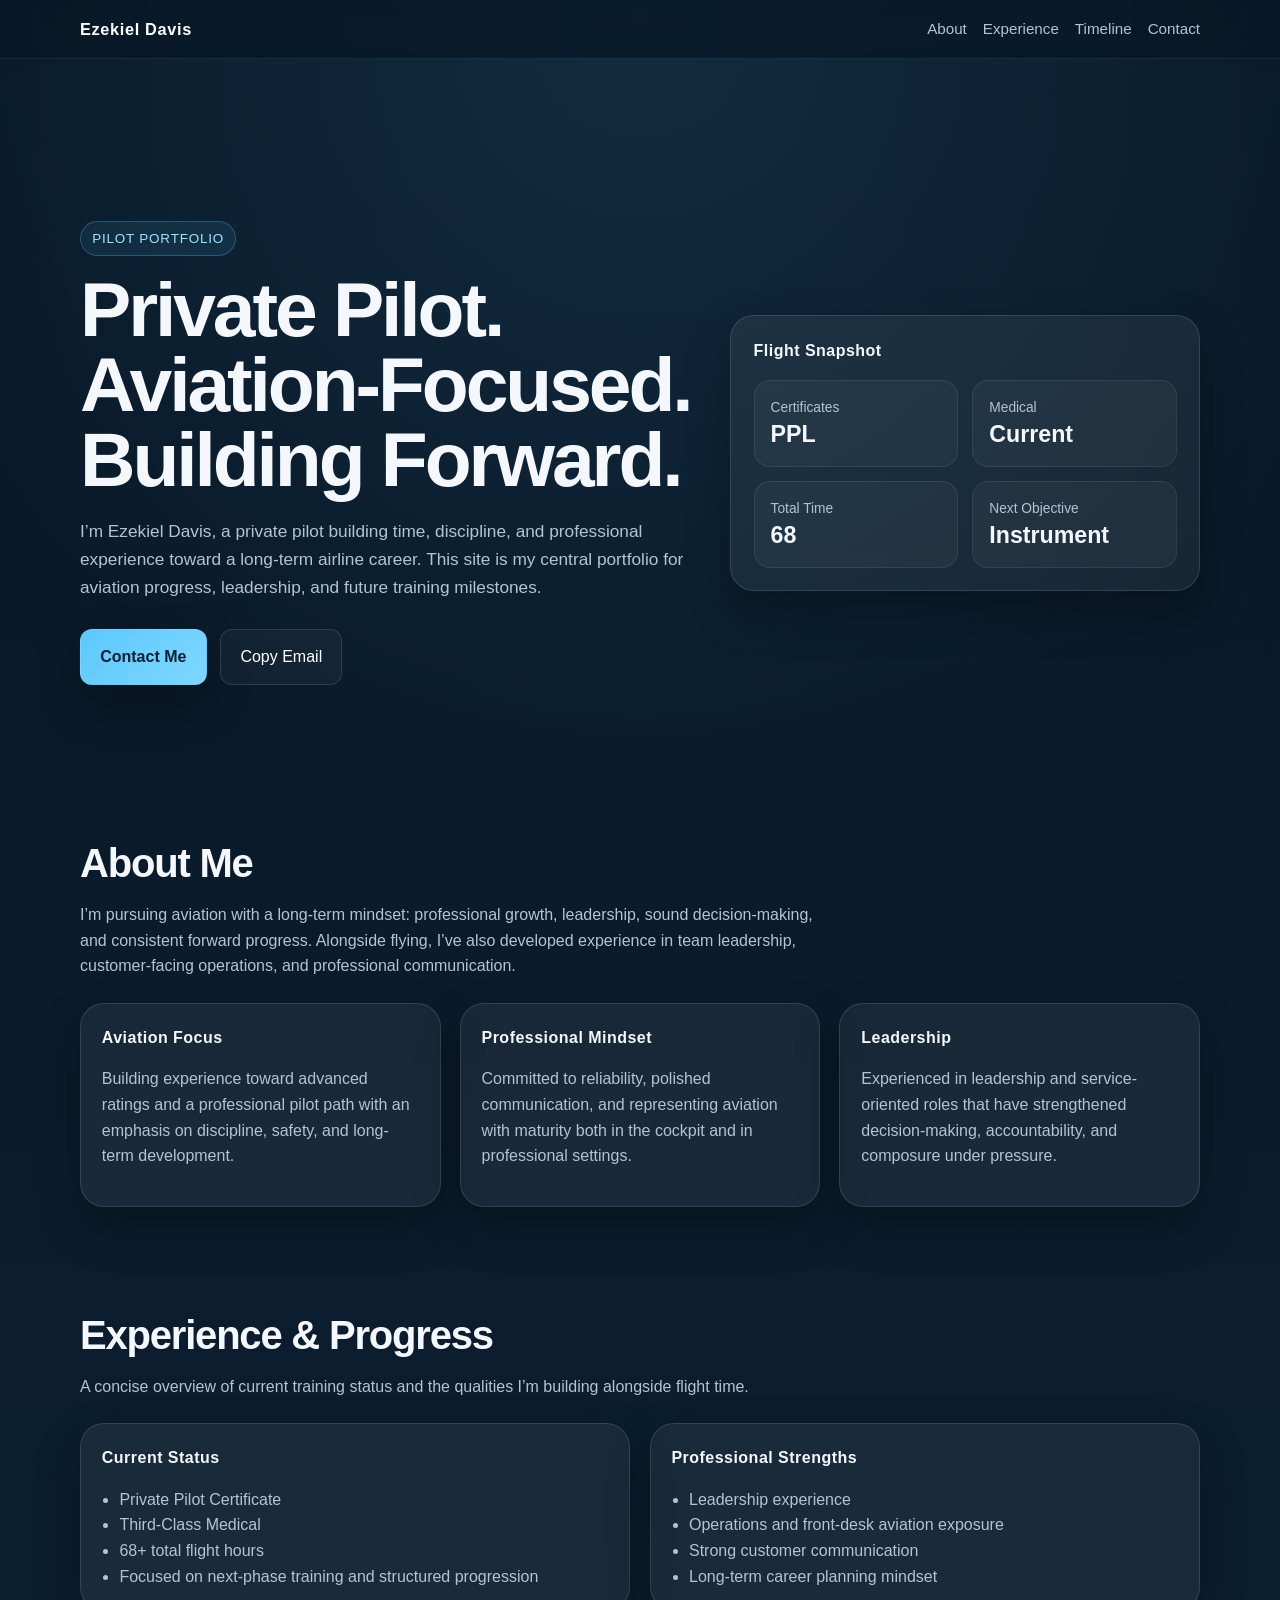
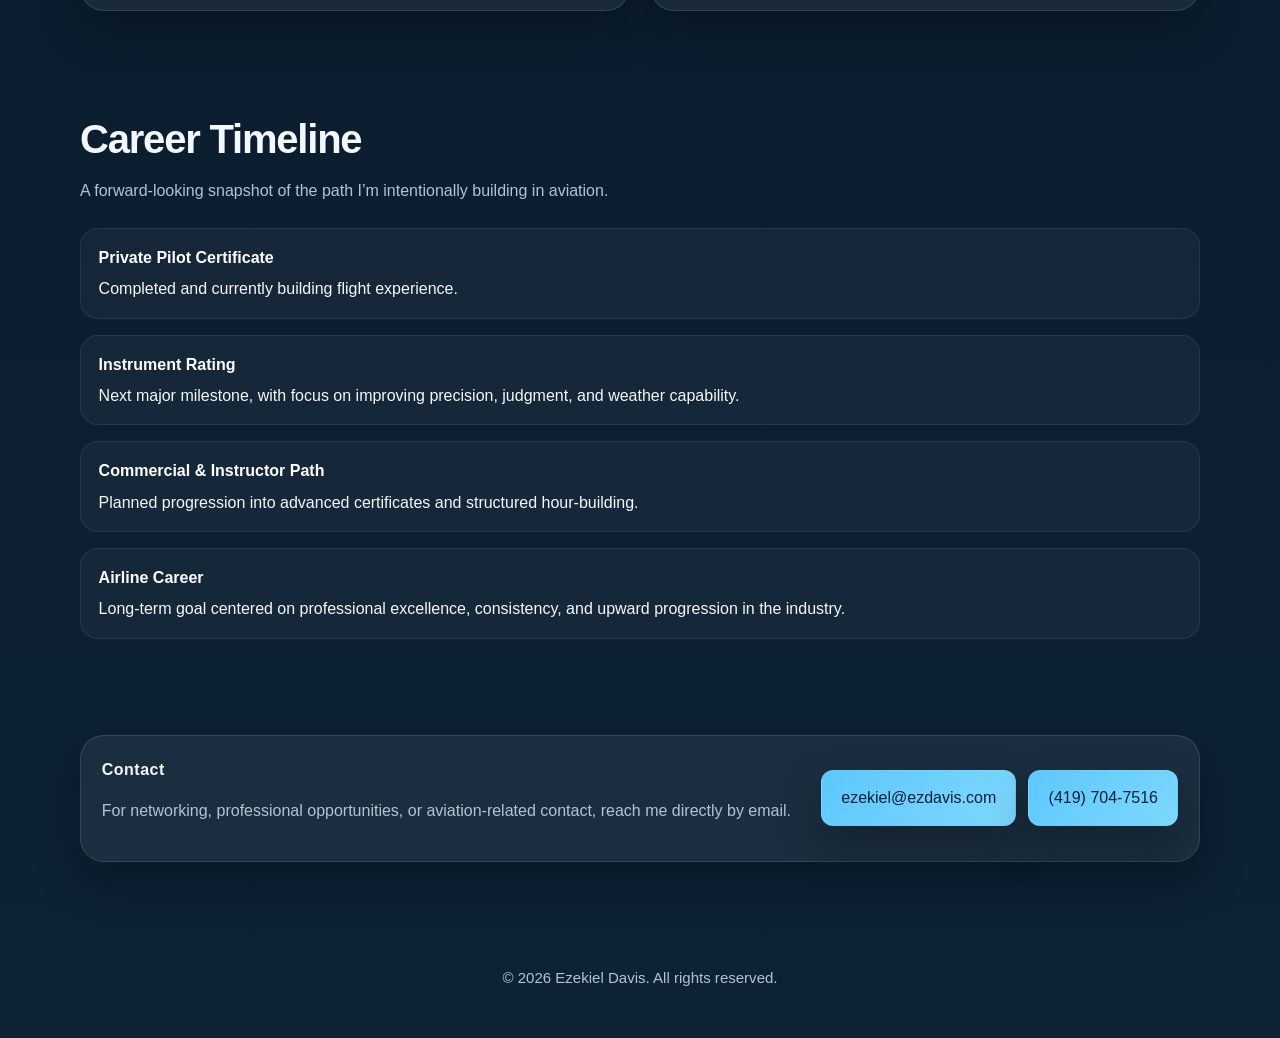
<file: index.html>
<!DOCTYPE html>
<html lang="en">
<head>
  <link rel="icon" type="image/png" href="favicon.png">
  <meta charset="UTF-8" />
  <meta name="viewport" content="width=device-width, initial-scale=1.0" />
  <title>Ezekiel Davis | Pilot Portfolio</title>
  <meta name="description" content="Official portfolio site for Ezekiel Davis, private pilot and aspiring airline pilot." />
  <style>
    :root {
      --bg: #081726;
      --bg-2: #0d2235;
      --panel: rgba(255, 255, 255, 0.06);
      --panel-border: rgba(255, 255, 255, 0.12);
      --text: #f4f7fb;
      --muted: #b4c3d3;
      --accent: #5cc8ff;
      --accent-2: #9fe4ff;
      --shadow: 0 20px 45px rgba(0, 0, 0, 0.28);
      --max: 1120px;
    }

    * { box-sizing: border-box; }

    html { scroll-behavior: smooth; }

    body {
      margin: 0;
      font-family: Inter, "Segoe UI", Arial, sans-serif;
      color: var(--text);
      background:
        radial-gradient(circle at top, rgba(92, 200, 255, 0.12), transparent 30%),
        linear-gradient(180deg, var(--bg), var(--bg-2));
      line-height: 1.6;
    }

    a {
      color: var(--accent-2);
      text-decoration: none;
    }

    a:hover { color: white; }

    .container {
      width: min(calc(100% - 2rem), var(--max));
      margin: 0 auto;
    }

    .nav {
      position: sticky;
      top: 0;
      z-index: 1000;
      backdrop-filter: blur(10px);
      background: rgba(8, 23, 38, 0.72);
      border-bottom: 1px solid rgba(255,255,255,0.08);
    }

    .nav-inner {
      display: flex;
      justify-content: space-between;
      align-items: center;
      padding: 1rem 0;
      gap: 1rem;
    }

    .brand {
      font-weight: 700;
      letter-spacing: 0.04em;
      color: white;
      font-size: 1.02rem;
    }

    .nav-links {
      display: flex;
      flex-wrap: wrap;
      gap: 1rem;
      font-size: 0.95rem;
    }

    .nav-links a {
      color: var(--muted);
    }

    .hero {
      min-height: 84vh;
      display: flex;
      align-items: center;
      padding: 5rem 0 3rem;
    }

    .hero-grid {
      display: grid;
      grid-template-columns: 1.25fr 0.95fr;
      gap: 2rem;
      align-items: center;
    }

    .eyebrow {
      display: inline-block;
      padding: 0.35rem 0.7rem;
      border: 1px solid rgba(92, 200, 255, 0.28);
      background: rgba(92, 200, 255, 0.09);
      color: var(--accent-2);
      border-radius: 999px;
      font-size: 0.84rem;
      letter-spacing: 0.06em;
      text-transform: uppercase;
      margin-bottom: 1rem;
    }

    h1 {
      margin: 0;
      font-size: clamp(2.6rem, 6vw, 5rem);
      line-height: 0.98;
      letter-spacing: -0.04em;
    }

    .hero p.lead {
      max-width: 700px;
      color: var(--muted);
      font-size: 1.08rem;
      margin: 1.3rem 0 0;
    }

    .cta-row {
      display: flex;
      flex-wrap: wrap;
      gap: 0.85rem;
      margin-top: 1.7rem;
    }

    button.button {
      font: inherit;
      cursor: pointer;
    }

    .button {
      display: inline-flex;
      align-items: center;
      justify-content: center;
      padding: 0.9rem 1.2rem;
      border-radius: 12px;
      font-weight: 700;
      transition: transform 0.18s ease, opacity 0.18s ease, border-color 0.18s ease;
      border: 1px solid transparent;
    }

    .button:hover { transform: translateY(-1px); }

    .button.primary {
      background: linear-gradient(135deg, var(--accent), #7ed8ff);
      color: #052033;
      box-shadow: var(--shadow);
    }

    .button.secondary {
      background: rgba(255,255,255,0.04);
      color: white;
      border-color: rgba(255,255,255,0.12);
    }

    .hero-card,
    .panel {
      background: var(--panel);
      border: 1px solid var(--panel-border);
      border-radius: 24px;
      box-shadow: var(--shadow);
    }

    .hero-card {
      padding: 1.4rem;
    }

    .hero-card h3,
    .panel h3 {
      margin-top: 0;
      font-size: 1rem;
      letter-spacing: 0.03em;
    }

    .stats {
      display: grid;
      grid-template-columns: repeat(2, 1fr);
      gap: 0.9rem;
      margin-top: 1rem;
    }

    .stat {
      padding: 1rem;
      border-radius: 16px;
      background: rgba(255,255,255,0.04);
      border: 1px solid rgba(255,255,255,0.08);
    }

    .stat .label {
      display: block;
      color: var(--muted);
      font-size: 0.86rem;
      margin-bottom: 0.2rem;
    }

    .stat .value {
      font-size: 1.45rem;
      font-weight: 800;
      line-height: 1.1;
    }

    section {
      padding: 1rem 0 5rem;
    }

    .section-heading {
      margin-bottom: 1.5rem;
    }

    .section-heading h2 {
      margin: 0 0 0.45rem;
      font-size: clamp(1.8rem, 4vw, 2.5rem);
      letter-spacing: -0.03em;
    }

    .section-heading p {
      margin: 0;
      color: var(--muted);
      max-width: 760px;
    }

    .grid-3 {
      display: grid;
      grid-template-columns: repeat(3, 1fr);
      gap: 1.2rem;
    }

    .grid-2 {
      display: grid;
      grid-template-columns: repeat(2, 1fr);
      gap: 1.2rem;
    }

    .panel {
      padding: 1.3rem;
    }

    .panel p,
    .panel li {
      color: var(--muted);
    }

    .panel ul {
      margin: 0.7rem 0 0;
      padding-left: 1.1rem;
    }

    .timeline {
      display: grid;
      gap: 1rem;
    }

    .timeline-item {
      padding: 1rem 1.1rem;
      border-radius: 18px;
      background: rgba(255,255,255,0.04);
      border: 1px solid rgba(255,255,255,0.08);
    }

    .timeline-item strong {
      display: inline-block;
      margin-bottom: 0.35rem;
      color: white;
    }

    .contact-box {
      display: flex;
      flex-wrap: wrap;
      gap: 1rem;
      align-items: center;
      justify-content: space-between;
    }

    .contact-buttons {
      display: flex;
      gap: 12px;
      flex-wrap: wrap;
    }

    footer {
      padding: 1.5rem 0 3rem;
      color: var(--muted);
      text-align: center;
      font-size: 0.94rem;
    }

    @media (max-width: 900px) {
      .hero-grid,
      .grid-2,
      .grid-3 {
        grid-template-columns: 1fr;
      }

      .hero {
        min-height: auto;
        padding-top: 4rem;
      }

      .stats {
        grid-template-columns: 1fr 1fr;
      }
    }

    @media (max-width: 560px) {
      .nav-inner {
        flex-direction: column;
        align-items: flex-start;
      }

      .stats {
        grid-template-columns: 1fr;
      }

      .cta-row {
        flex-direction: column;
      }

      .button {
        width: 100%;
      }
    }
  </style>
</head>
<body>
  <nav class="nav">
    <div class="container nav-inner">
      <a class="brand" href="#top">Ezekiel Davis</a>
      <div class="nav-links">
        <a href="#about">About</a>
        <a href="#experience">Experience</a>
        <a href="#timeline">Timeline</a>
        <a href="#contact">Contact</a>
      </div>
    </div>
  </nav>

  <header class="hero" id="top">
    <div class="container hero-grid">
      <div>
        <div class="eyebrow">Pilot Portfolio</div>
        <h1>Private Pilot.<br>Aviation-Focused.<br>Building Forward.</h1>
        <p class="lead">
          I’m Ezekiel Davis, a private pilot building time, discipline, and professional experience toward a long-term airline career. This site is my central portfolio for aviation progress, leadership, and future training milestones.
        </p>
        <div class="cta-row">
          <a class="button primary" href="#contact">Contact Me</a>
          <button class="button secondary" id="copyEmailBtn" type="button">Copy Email</button>
        </div>
      </div>

      <div class="hero-card">
        <h3>Flight Snapshot</h3>
        <div class="stats">
          <div class="stat">
            <span class="label">Certificates</span>
            <span class="value">PPL</span>
          </div>
          <div class="stat">
            <span class="label">Medical</span>
            <span class="value">Current</span>
          </div>
          <div class="stat">
            <span class="label">Total Time</span>
            <span class="value">68</span>
          </div>
          <div class="stat">
            <span class="label">Next Objective</span>
            <span class="value">Instrument</span>
          </div>
        </div>
      </div>
    </div>
  </header>

  <section id="about">
    <div class="container">
      <div class="section-heading">
        <h2>About Me</h2>
        <p>
          I’m pursuing aviation with a long-term mindset: professional growth, leadership, sound decision-making, and consistent forward progress. Alongside flying, I’ve also developed experience in team leadership, customer-facing operations, and professional communication.
        </p>
      </div>

      <div class="grid-3">
        <div class="panel">
          <h3>Aviation Focus</h3>
          <p>Building experience toward advanced ratings and a professional pilot path with an emphasis on discipline, safety, and long-term development.</p>
        </div>
        <div class="panel">
          <h3>Professional Mindset</h3>
          <p>Committed to reliability, polished communication, and representing aviation with maturity both in the cockpit and in professional settings.</p>
        </div>
        <div class="panel">
          <h3>Leadership</h3>
          <p>Experienced in leadership and service-oriented roles that have strengthened decision-making, accountability, and composure under pressure.</p>
        </div>
      </div>
    </div>
  </section>

  <section id="experience">
    <div class="container">
      <div class="section-heading">
        <h2>Experience & Progress</h2>
        <p>
          A concise overview of current training status and the qualities I’m building alongside flight time.
        </p>
      </div>

      <div class="grid-2">
        <div class="panel">
          <h3>Current Status</h3>
          <ul>
            <li>Private Pilot Certificate</li>
            <li>Third-Class Medical</li>
            <li>68+ total flight hours</li>
            <li>Focused on next-phase training and structured progression</li>
          </ul>
        </div>
        <div class="panel">
          <h3>Professional Strengths</h3>
          <ul>
            <li>Leadership experience</li>
            <li>Operations and front-desk aviation exposure</li>
            <li>Strong customer communication</li>
            <li>Long-term career planning mindset</li>
          </ul>
        </div>
      </div>
    </div>
  </section>

  <section id="timeline">
    <div class="container">
      <div class="section-heading">
        <h2>Career Timeline</h2>
        <p>
          A forward-looking snapshot of the path I’m intentionally building in aviation.
        </p>
      </div>

      <div class="timeline">
        <div class="timeline-item">
          <strong>Private Pilot Certificate</strong>
          <div>Completed and currently building flight experience.</div>
        </div>
        <div class="timeline-item">
          <strong>Instrument Rating</strong>
          <div>Next major milestone, with focus on improving precision, judgment, and weather capability.</div>
        </div>
        <div class="timeline-item">
          <strong>Commercial & Instructor Path</strong>
          <div>Planned progression into advanced certificates and structured hour-building.</div>
        </div>
        <div class="timeline-item">
          <strong>Airline Career</strong>
          <div>Long-term goal centered on professional excellence, consistency, and upward progression in the industry.</div>
        </div>
      </div>
    </div>
  </section>

  <section id="contact">
    <div class="container">
      <div class="panel contact-box">
        <div>
          <h3>Contact</h3>
          <p>For networking, professional opportunities, or aviation-related contact, reach me directly by email.</p>
        </div>
        <div>
          <div class="contact-buttons">
            <button class="button primary" id="email-btn" onclick="copyEmail()">
              ezekiel@ezdavis.com
            </button>
            <button class="button primary" id="phone-btn" onclick="copyPhone()">
              (419) 704-7516
            </button>
        </div>

</div>
        </div>
      </div>
    </div>
  </section>

  <footer>
    <div class="container">
      © 2026 Ezekiel Davis. All rights reserved.
    </div>
  </footer>
  <script>
    const copyEmailBtn = document.getElementById('copyEmailBtn');
    const emailAddress = 'ezekiel@ezdavis.com';
    
    function copyPhone() {
      const phone = "(419) 123-4567";
      navigator.clipboard.writeText(phone);

      const btn = document.getElementById("phone-btn");
      btn.innerText = "Phone copied";

      setTimeout(() => {
        btn.innerText = phone;
      }, 2000);
    }
    if (copyEmailBtn) {
      copyEmailBtn.addEventListener('click', async () => {
        const originalText = copyEmailBtn.textContent;
        try {
          await navigator.clipboard.writeText(emailAddress);
          copyEmailBtn.textContent = 'Email Copied';
          setTimeout(() => {
            copyEmailBtn.textContent = originalText;
          }, 1800);
        } catch (error) {
          copyEmailBtn.textContent = 'Copy Failed';
          setTimeout(() => {
            copyEmailBtn.textContent = originalText;
          }, 1800);
        }
      });
    }
  </script>
</body>
</html>
</file>
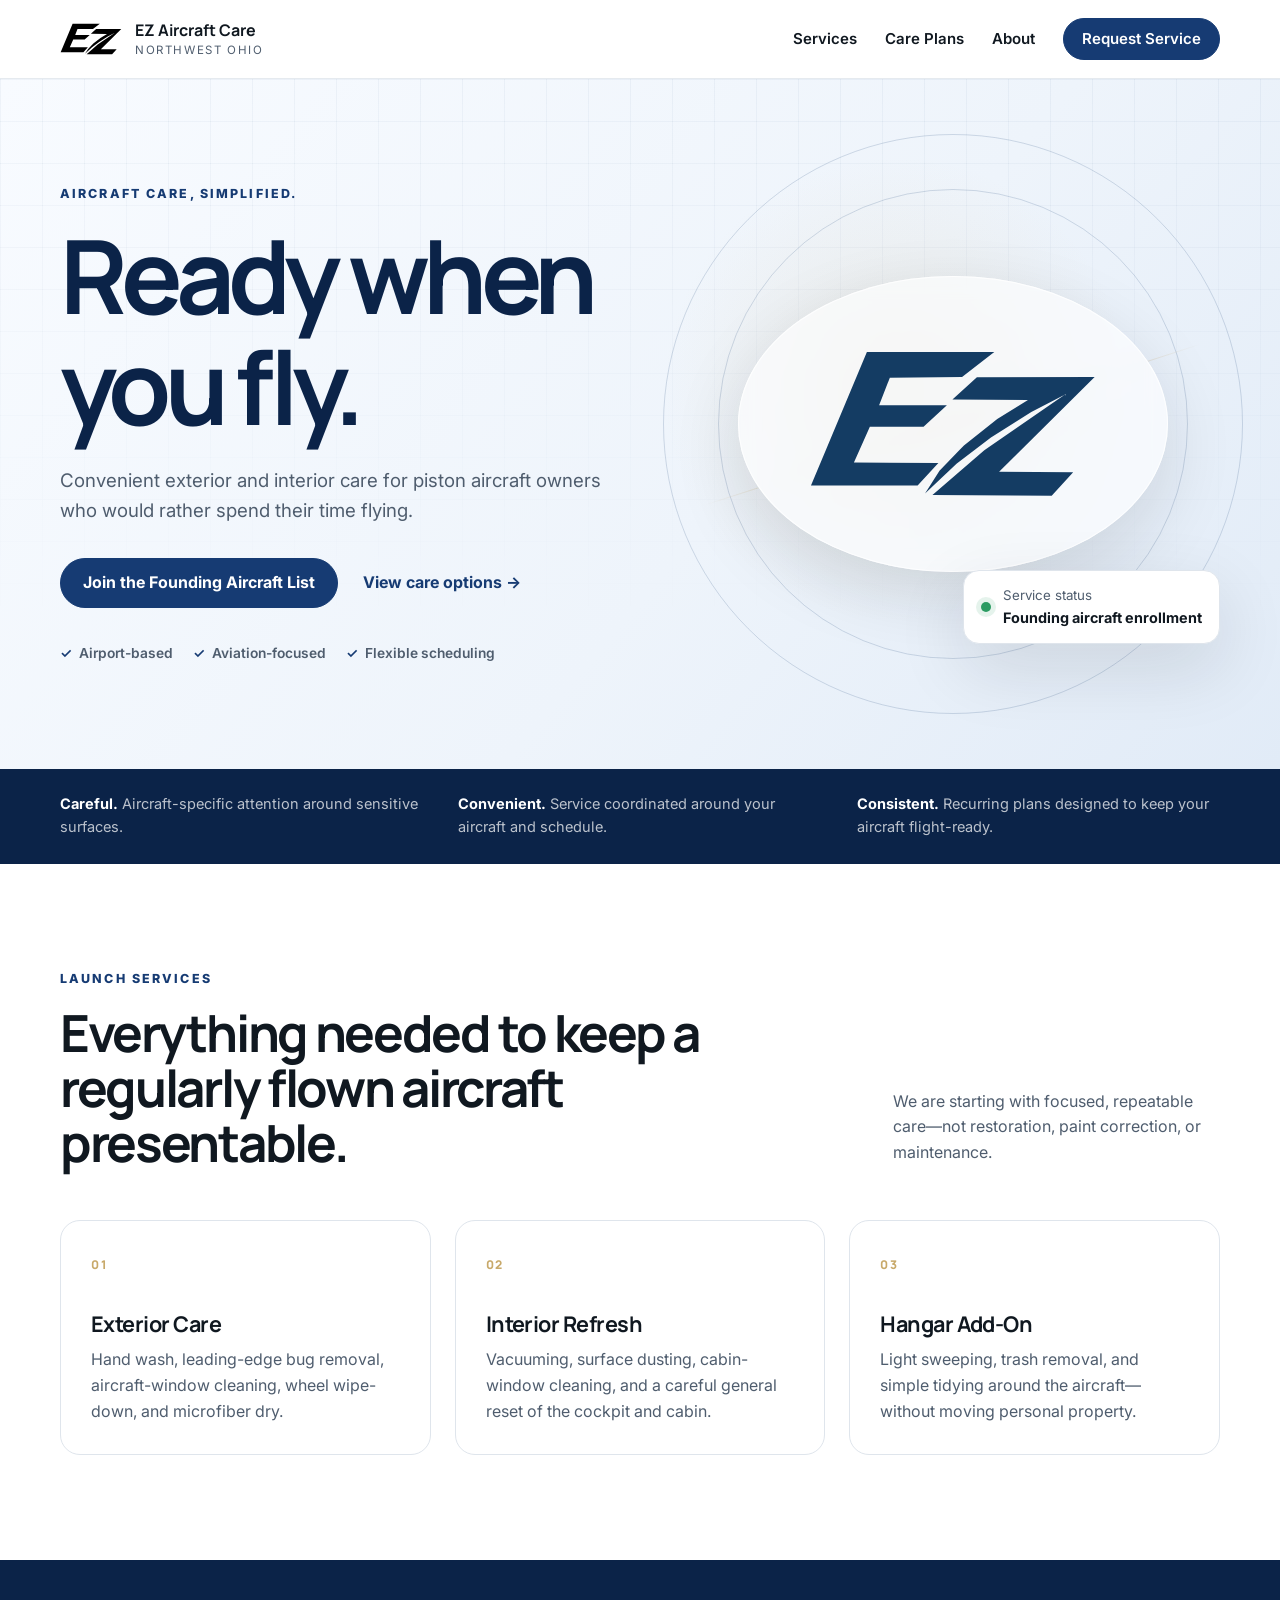
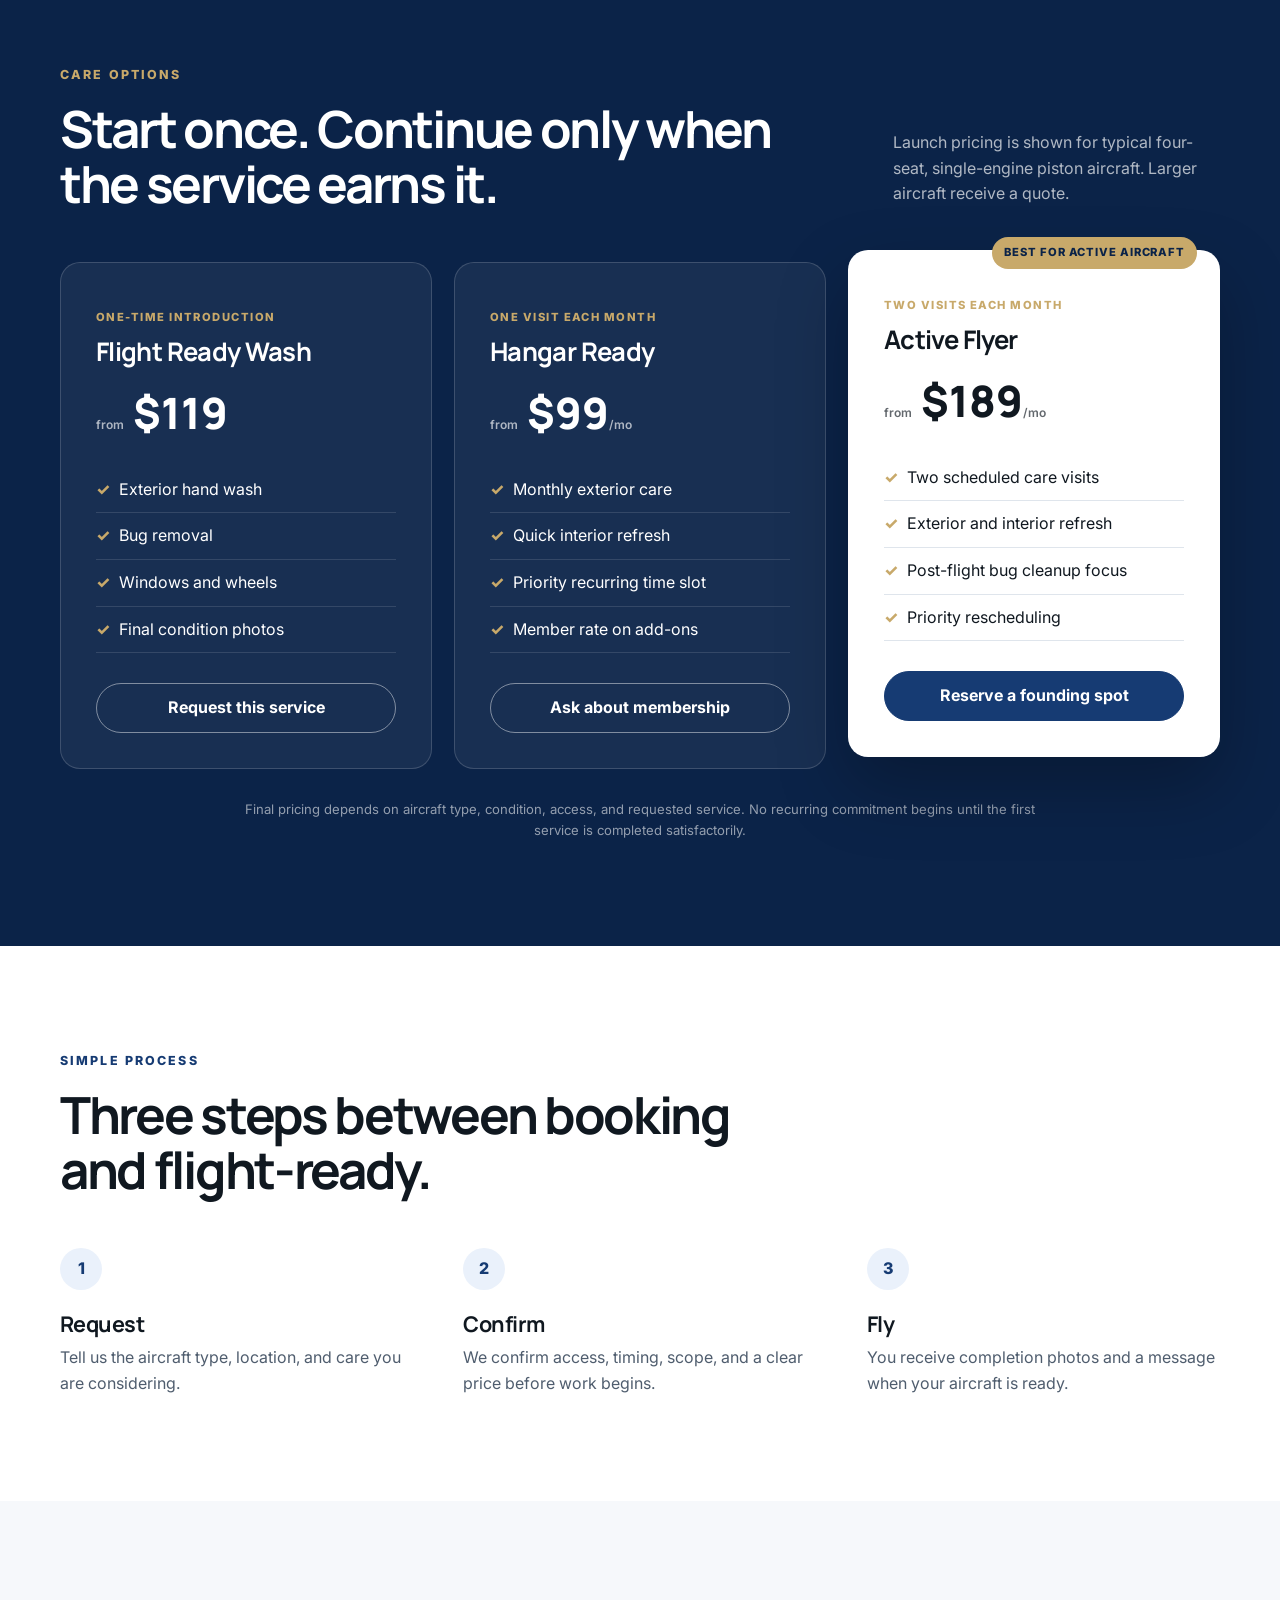
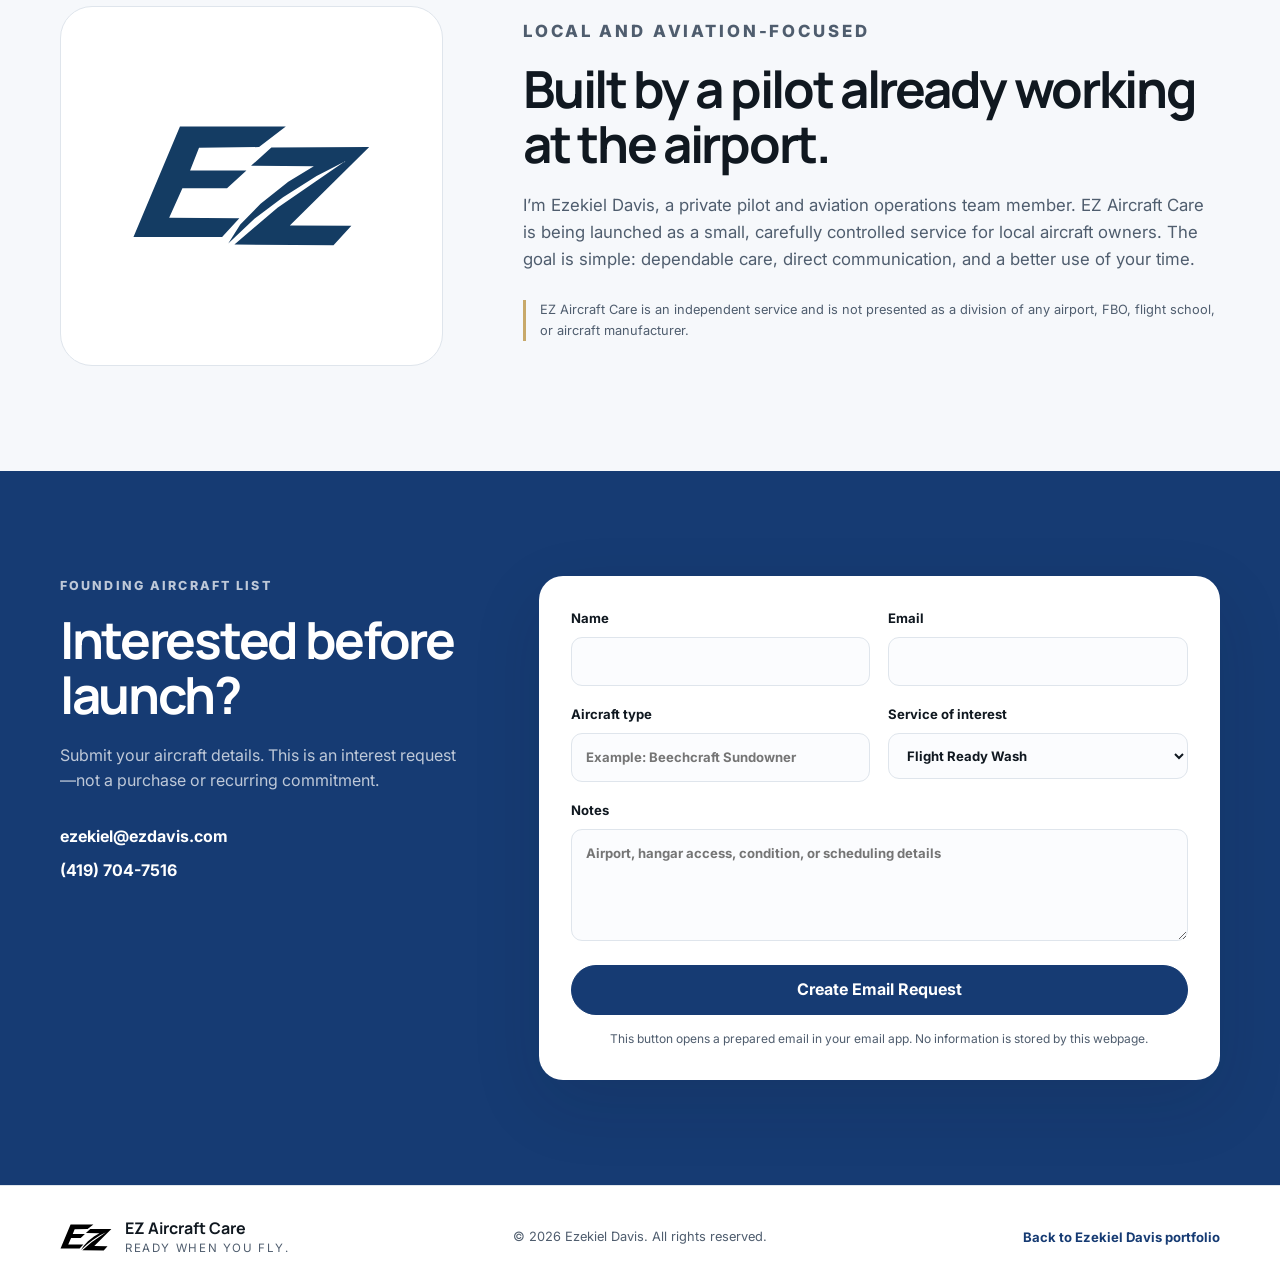
<file: aircraftcare/index.html>
<!doctype html>
<html lang="en">
<head>
  <meta charset="utf-8">
  <meta name="viewport" content="width=device-width, initial-scale=1">
  <meta name="description" content="Convenient aircraft cleaning and recurring care for piston aircraft owners in Northwest Ohio.">
  <meta name="theme-color" content="#163B73">
  <title>EZ Aircraft Care | Ready When You Fly</title>
  <link rel="preconnect" href="https://fonts.googleapis.com">
  <link rel="preconnect" href="https://fonts.gstatic.com" crossorigin>
  <link href="https://fonts.googleapis.com/css2?family=Inter:wght@400;500;600;700&family=Manrope:wght@600;700;800&display=swap" rel="stylesheet">
  <link rel="stylesheet" href="styles.css">
</head>
<body>
  <a class="skip-link" href="#main">Skip to content</a>

  <header class="site-header">
    <div class="container nav-wrap">
      <a class="brand" href="#top" aria-label="EZ Aircraft Care home">
        <img src="assets/ez-aircraft-care-logo.svg" alt="" class="brand-mark">
        <span class="brand-copy">
          <strong>EZ Aircraft Care</strong>
          <small>Northwest Ohio</small>
        </span>
      </a>

      <button class="menu-button" type="button" aria-label="Open navigation" aria-expanded="false">
        <span></span><span></span><span></span>
      </button>

      <nav class="site-nav" aria-label="Primary navigation">
        <a href="#services">Services</a>
        <a href="#plans">Care Plans</a>
        <a href="#about">About</a>
        <a class="button button-small" href="#request">Request Service</a>
      </nav>
    </div>
  </header>

  <main id="main">
    <section class="hero" id="top">
      <div class="hero-grid container">
        <div class="hero-copy">
          <p class="eyebrow">Aircraft care, simplified.</p>
          <h1>Ready when<br>you fly.</h1>
          <p class="hero-text">
            Convenient exterior and interior care for piston aircraft owners who would rather spend their time flying.
          </p>
          <div class="hero-actions">
            <a class="button" href="#request">Join the Founding Aircraft List</a>
            <a class="text-link" href="#plans">View care options <span aria-hidden="true">→</span></a>
          </div>
          <div class="trust-row" aria-label="Service advantages">
            <span>Airport-based</span>
            <span>Aviation-focused</span>
            <span>Flexible scheduling</span>
          </div>
        </div>

        <div class="hero-visual" aria-hidden="true">
          <div class="radar-ring radar-ring-one"></div>
          <div class="radar-ring radar-ring-two"></div>
          <div class="wing-line wing-line-one"></div>
          <div class="wing-line wing-line-two"></div>
          <div class="hero-logo-shell">
            <img src="assets/ez-aircraft-care-logo.svg" alt="">
          </div>
          <div class="status-card">
            <span class="status-dot"></span>
            <div>
              <small>Service status</small>
              <strong>Founding aircraft enrollment</strong>
            </div>
          </div>
        </div>
      </div>
    </section>

    <section class="proof-strip">
      <div class="container proof-grid">
        <p><strong>Careful.</strong> Aircraft-specific attention around sensitive surfaces.</p>
        <p><strong>Convenient.</strong> Service coordinated around your aircraft and schedule.</p>
        <p><strong>Consistent.</strong> Recurring plans designed to keep your aircraft flight-ready.</p>
      </div>
    </section>

    <section class="section" id="services">
      <div class="container">
        <div class="section-heading">
          <div>
            <p class="eyebrow">Launch services</p>
            <h2>Everything needed to keep a regularly flown aircraft presentable.</h2>
          </div>
          <p>We are starting with focused, repeatable care—not restoration, paint correction, or maintenance.</p>
        </div>

        <div class="service-grid">
          <article class="service-card">
            <span class="service-number">01</span>
            <h3>Exterior Care</h3>
            <p>Hand wash, leading-edge bug removal, aircraft-window cleaning, wheel wipe-down, and microfiber dry.</p>
          </article>
          <article class="service-card">
            <span class="service-number">02</span>
            <h3>Interior Refresh</h3>
            <p>Vacuuming, surface dusting, cabin-window cleaning, and a careful general reset of the cockpit and cabin.</p>
          </article>
          <article class="service-card">
            <span class="service-number">03</span>
            <h3>Hangar Add-On</h3>
            <p>Light sweeping, trash removal, and simple tidying around the aircraft—without moving personal property.</p>
          </article>
        </div>
      </div>
    </section>

    <section class="section section-blue" id="plans">
      <div class="container">
        <div class="section-heading light">
          <div>
            <p class="eyebrow eyebrow-gold">Care options</p>
            <h2>Start once. Continue only when the service earns it.</h2>
          </div>
          <p>Launch pricing is shown for typical four-seat, single-engine piston aircraft. Larger aircraft receive a quote.</p>
        </div>

        <div class="pricing-grid">
          <article class="price-card">
            <p class="plan-label">One-time introduction</p>
            <h3>Flight Ready Wash</h3>
            <p class="price"><span>from</span> $119</p>
            <ul>
              <li>Exterior hand wash</li>
              <li>Bug removal</li>
              <li>Windows and wheels</li>
              <li>Final condition photos</li>
            </ul>
            <a class="button button-outline" href="#request" data-plan="Flight Ready Wash">Request this service</a>
          </article>

          <article class="price-card">
            <p class="plan-label">One visit each month</p>
            <h3>Hangar Ready</h3>
            <p class="price"><span>from</span> $99<span>/mo</span></p>
            <ul>
              <li>Monthly exterior care</li>
              <li>Quick interior refresh</li>
              <li>Priority recurring time slot</li>
              <li>Member rate on add-ons</li>
            </ul>
            <a class="button button-outline" href="#request" data-plan="Hangar Ready">Ask about membership</a>
          </article>

          <article class="price-card featured">
            <div class="popular-badge">Best for active aircraft</div>
            <p class="plan-label">Two visits each month</p>
            <h3>Active Flyer</h3>
            <p class="price"><span>from</span> $189<span>/mo</span></p>
            <ul>
              <li>Two scheduled care visits</li>
              <li>Exterior and interior refresh</li>
              <li>Post-flight bug cleanup focus</li>
              <li>Priority rescheduling</li>
            </ul>
            <a class="button" href="#request" data-plan="Active Flyer">Reserve a founding spot</a>
          </article>
        </div>

        <p class="pricing-note">Final pricing depends on aircraft type, condition, access, and requested service. No recurring commitment begins until the first service is completed satisfactorily.</p>
      </div>
    </section>

    <section class="section" id="process">
      <div class="container">
        <div class="section-heading">
          <div>
            <p class="eyebrow">Simple process</p>
            <h2>Three steps between booking and flight-ready.</h2>
          </div>
        </div>
        <div class="process-grid">
          <div><span>1</span><h3>Request</h3><p>Tell us the aircraft type, location, and care you are considering.</p></div>
          <div><span>2</span><h3>Confirm</h3><p>We confirm access, timing, scope, and a clear price before work begins.</p></div>
          <div><span>3</span><h3>Fly</h3><p>You receive completion photos and a message when your aircraft is ready.</p></div>
        </div>
      </div>
    </section>

    <section class="section founder-section" id="about">
      <div class="container founder-grid">
        <div class="founder-mark">
          <img src="assets/ez-aircraft-care-logo.svg" alt="">
        </div>
        <div>
          <p class="eyebrow">Local and aviation-focused</p>
          <h2>Built by a pilot already working at the airport.</h2>
          <p>
            I’m Ezekiel Davis, a private pilot and aviation operations team member. EZ Aircraft Care is being launched as a small, carefully controlled service for local aircraft owners. The goal is simple: dependable care, direct communication, and a better use of your time.
          </p>
          <p class="fine-print">
            EZ Aircraft Care is an independent service and is not presented as a division of any airport, FBO, flight school, or aircraft manufacturer.
          </p>
        </div>
      </div>
    </section>

    <section class="section request-section" id="request">
      <div class="container request-grid">
        <div>
          <p class="eyebrow eyebrow-gold">Founding aircraft list</p>
          <h2>Interested before launch?</h2>
          <p>Submit your aircraft details. This is an interest request—not a purchase or recurring commitment.</p>
          <div class="contact-lines">
            <a href="mailto:ezekiel@ezdavis.com">ezekiel@ezdavis.com</a>
            <a href="tel:+14197047516">(419) 704-7516</a>
          </div>
        </div>

        <form class="interest-form" id="interest-form">
          <label>
            Name
            <input type="text" name="name" autocomplete="name" required>
          </label>
          <label>
            Email
            <input type="email" name="email" autocomplete="email" required>
          </label>
          <label>
            Aircraft type
            <input type="text" name="aircraft" placeholder="Example: Beechcraft Sundowner" required>
          </label>
          <label>
            Service of interest
            <select name="plan" id="plan-select">
              <option>Flight Ready Wash</option>
              <option>Hangar Ready</option>
              <option>Active Flyer</option>
              <option>Not sure yet</option>
            </select>
          </label>
          <label class="full-width">
            Notes
            <textarea name="notes" rows="4" placeholder="Airport, hangar access, condition, or scheduling details"></textarea>
          </label>
          <button class="button full-width" type="submit">Create Email Request</button>
          <p class="form-note">This button opens a prepared email in your email app. No information is stored by this webpage.</p>
        </form>
      </div>
    </section>
  </main>

  <footer>
    <div class="container footer-grid">
      <div class="brand footer-brand">
        <img src="assets/ez-aircraft-care-logo.svg" alt="" class="brand-mark">
        <span class="brand-copy"><strong>EZ Aircraft Care</strong><small>Ready when you fly.</small></span>
      </div>
      <p>© <span id="year"></span> Ezekiel Davis. All rights reserved.</p>
      <a href="https://ezdavis.com/">Back to Ezekiel Davis portfolio</a>
    </div>
  </footer>

  <script src="script.js"></script>
</body>
</html>
</file>
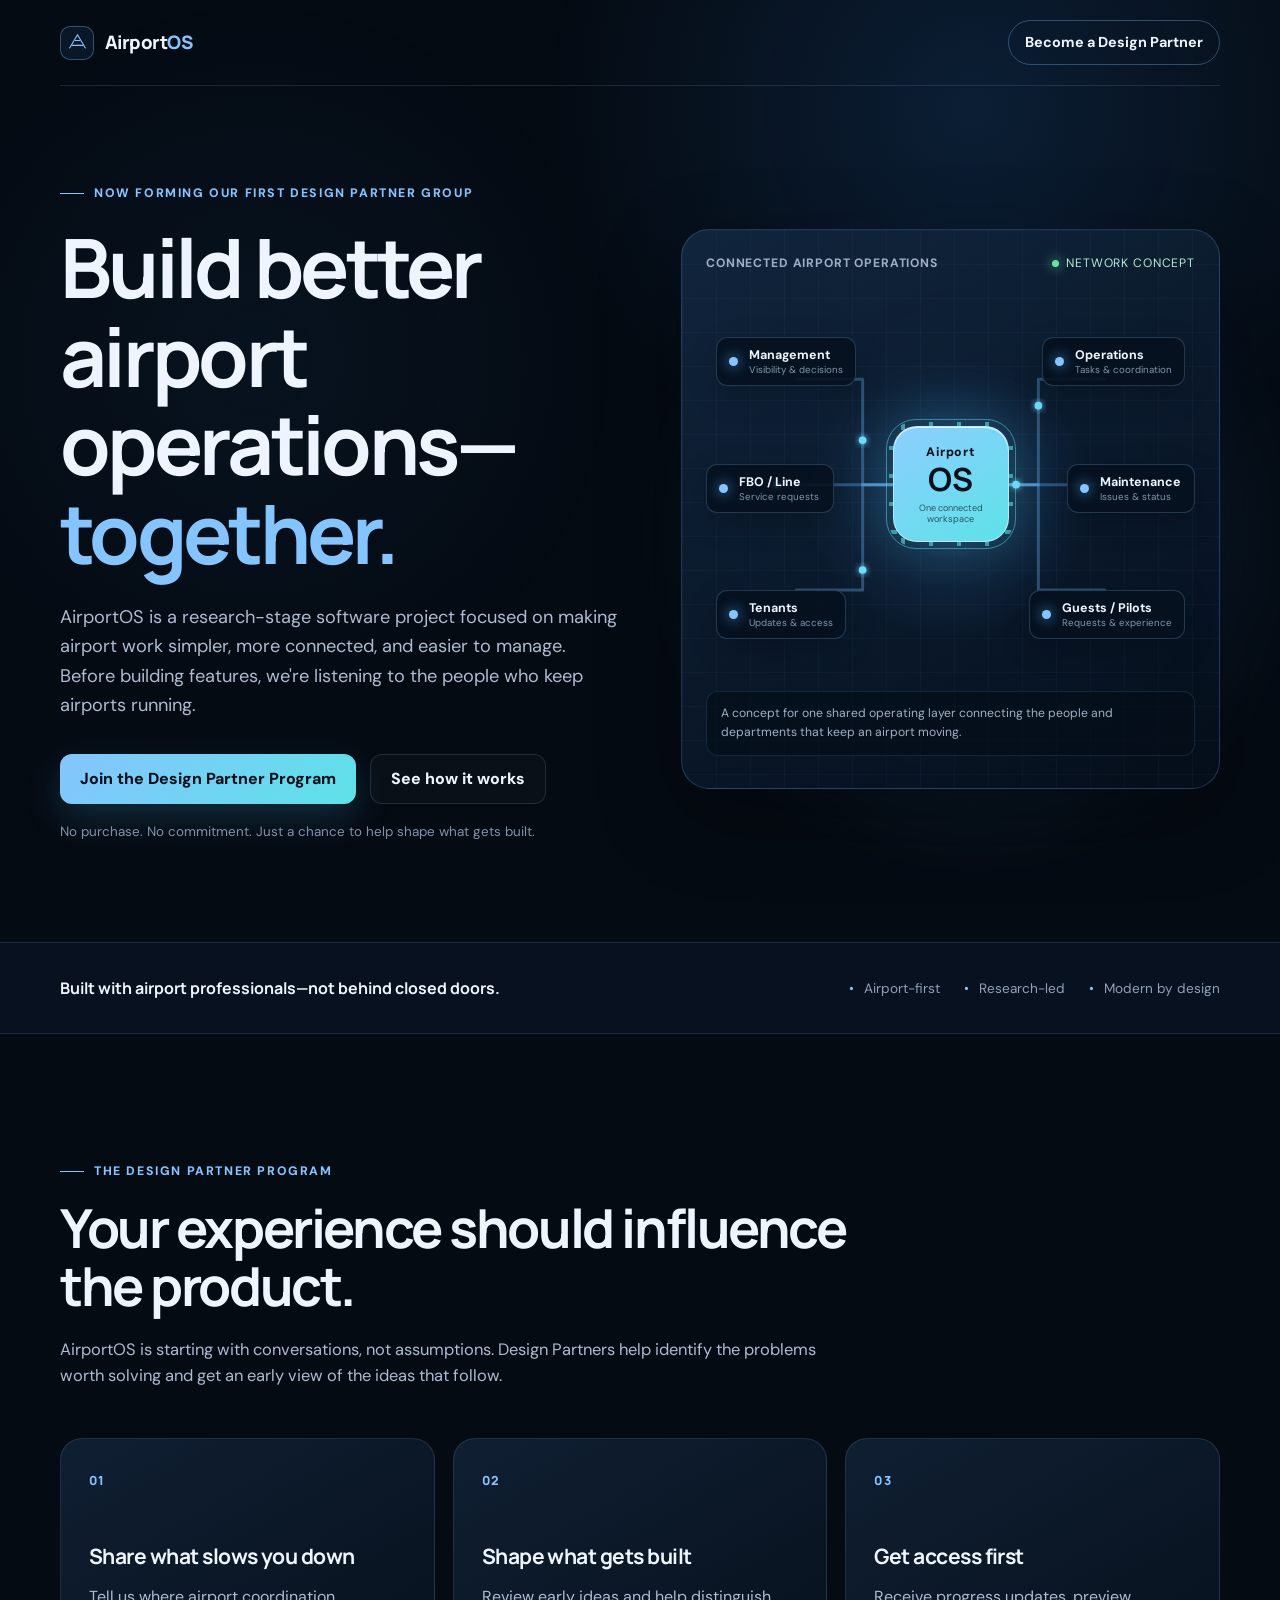
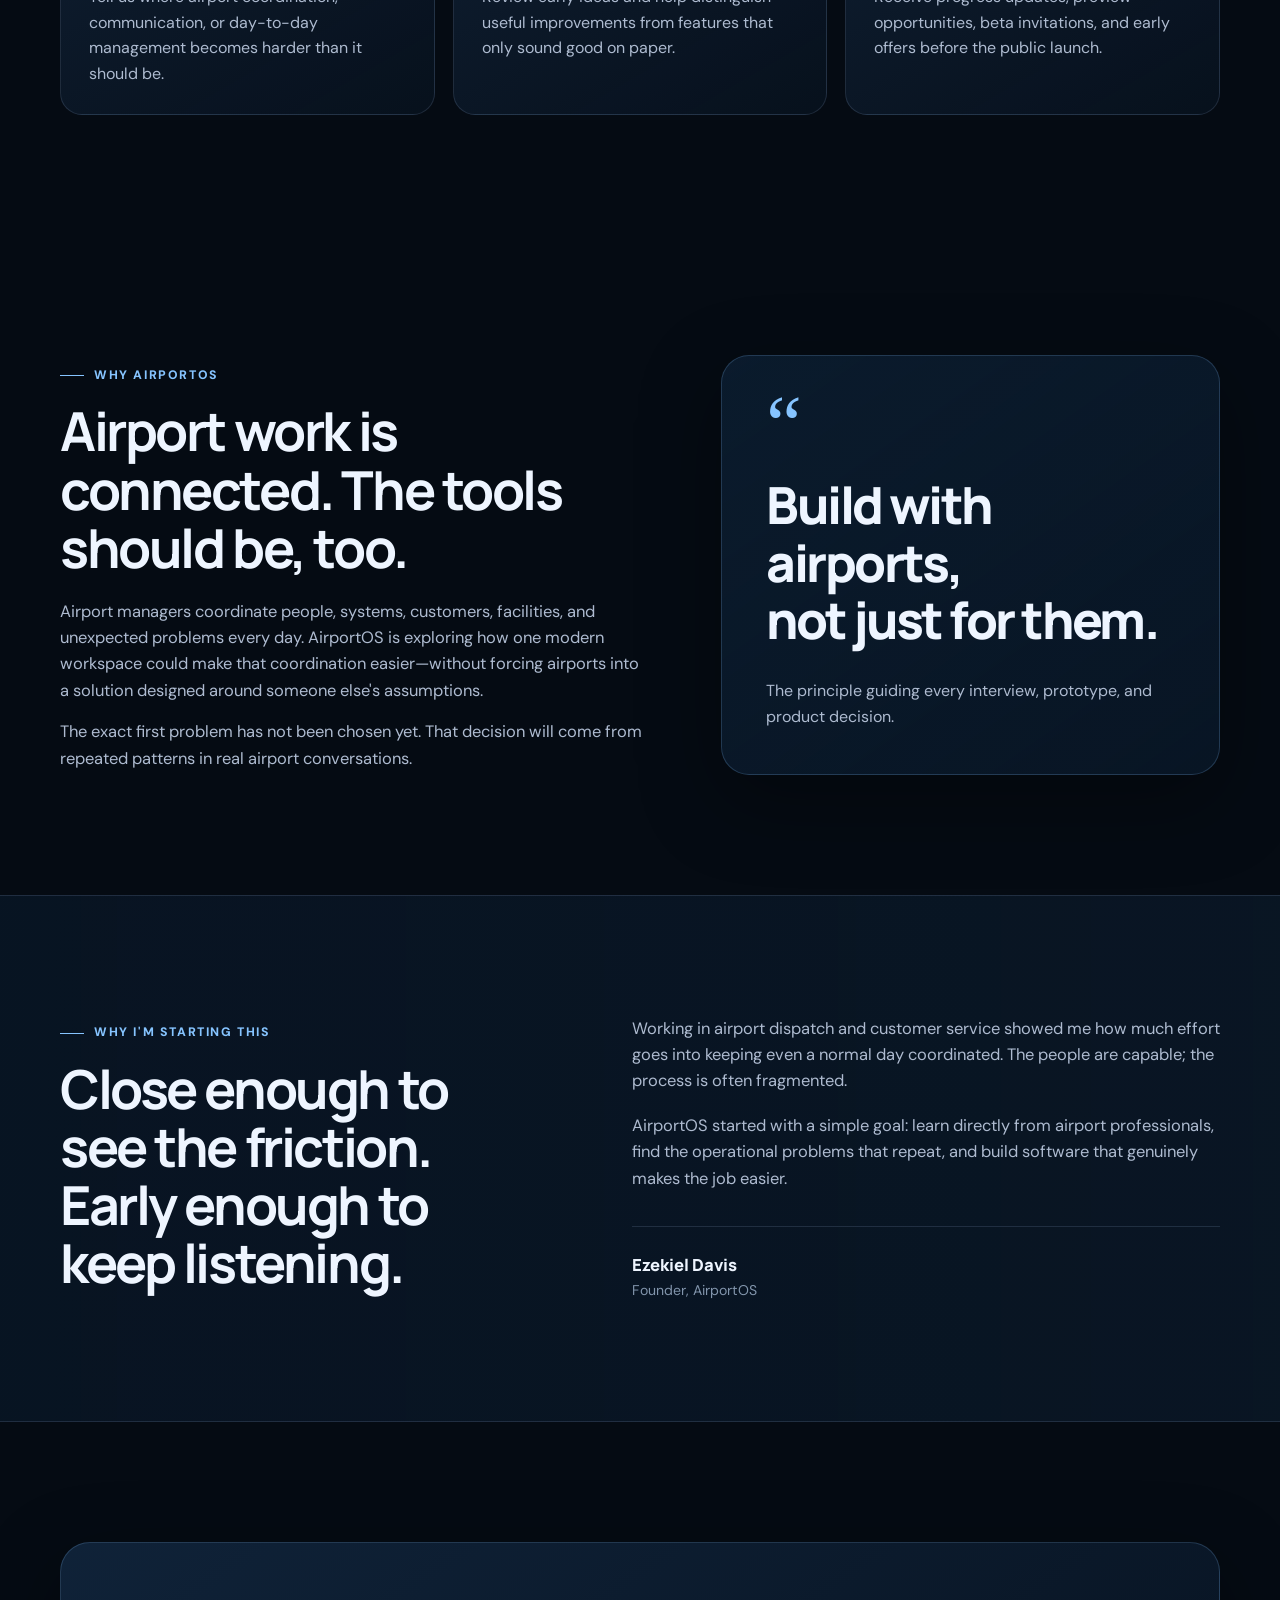
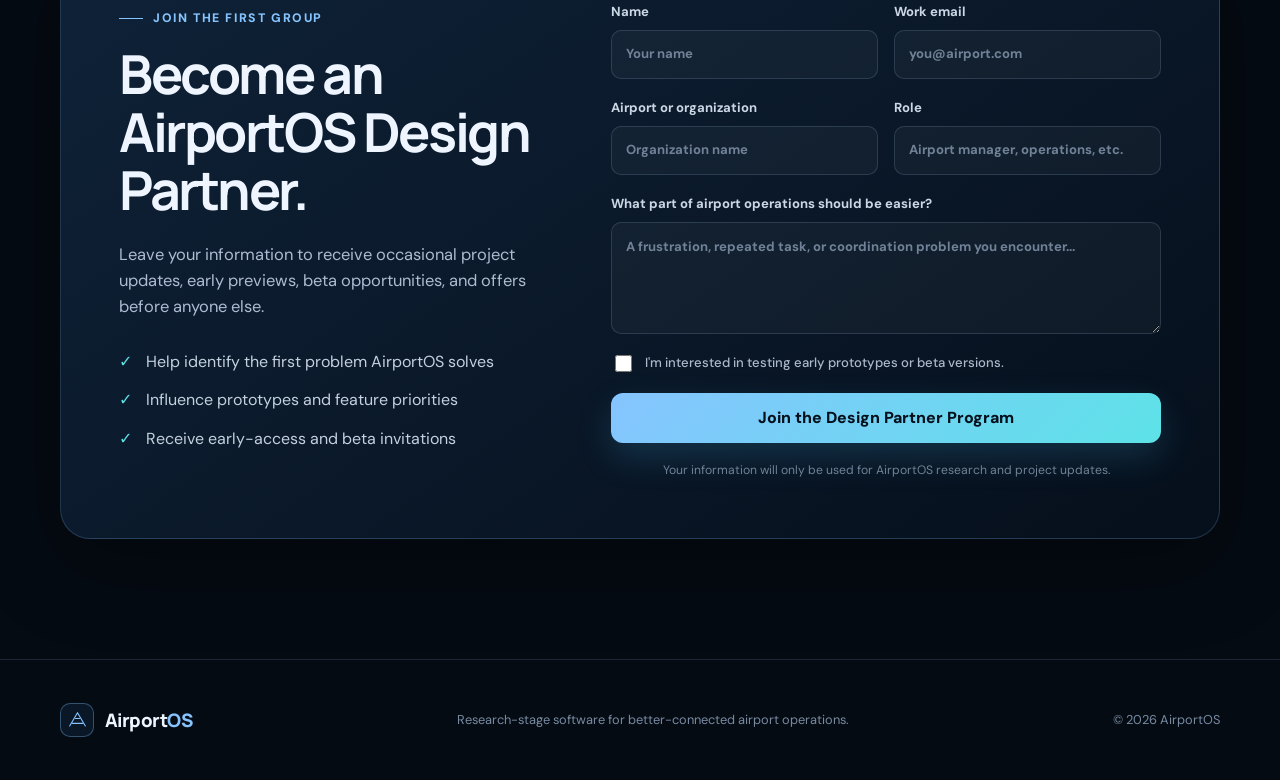
<file: airportos/index.html>
<!DOCTYPE html>
<html lang="en">
<head>
  <meta charset="UTF-8" />
  <meta name="viewport" content="width=device-width, initial-scale=1.0" />
  <meta name="description" content="AirportOS is being built alongside airport professionals. Join the Design Partner Program to help shape simpler, more connected airport operations." />
  <meta name="theme-color" content="#07111f" />
  <title>AirportOS | Design Partner Program</title>
  <link rel="preconnect" href="https://fonts.googleapis.com">
  <link rel="preconnect" href="https://fonts.gstatic.com" crossorigin>
  <link href="https://fonts.googleapis.com/css2?family=DM+Sans:wght@400;500;600;700&family=Manrope:wght@500;600;700;800&display=swap" rel="stylesheet">
  <link rel="stylesheet" href="styles.css" />
</head>
<body>
  <div class="page-shell">
    <header class="site-header container">
      <a class="brand" href="#top" aria-label="AirportOS home">
        <span class="brand-mark" aria-hidden="true">
          <svg viewBox="0 0 44 44" role="img">
            <path d="M7 32.5 22 7l15 25.5" />
            <path d="M12 27.5h20" />
            <path d="M18 18.2h8" />
          </svg>
        </span>
        <span>Airport<span class="brand-os">OS</span></span>
      </a>
      <a class="nav-cta" href="#apply">Become a Design Partner</a>
    </header>

    <main id="top">
      <section class="hero container">
        <div class="hero-copy reveal">
          <span class="eyebrow">Now forming our first Design Partner group</span>
          <h1>Build better airport operations—<span>together.</span></h1>
          <p class="hero-lede">
            AirportOS is a research-stage software project focused on making airport work simpler, more connected, and easier to manage. Before building features, we're listening to the people who keep airports running.
          </p>
          <div class="hero-actions">
            <a class="button button-primary" href="#apply">Join the Design Partner Program</a>
            <a class="button button-ghost" href="#program">See how it works</a>
          </div>
          <p class="microcopy">No purchase. No commitment. Just a chance to help shape what gets built.</p>
        </div>

        <aside class="hero-visual reveal" aria-label="AirportOS connects airport departments in one operating system">
          <div class="circuit-board" id="airportos-network">
            <div class="circuit-header">
              <span class="panel-kicker">Connected airport operations</span>
              <span class="status"><i></i> Network concept</span>
            </div>

            <div class="circuit-stage">
              <svg class="circuit-lines" viewBox="0 0 640 520" aria-hidden="true" preserveAspectRatio="xMidYMid meet">
                <defs>
                  <filter id="circuitGlow" x="-50%" y="-50%" width="200%" height="200%">
                    <feGaussianBlur stdDeviation="4" result="blur" />
                    <feMerge><feMergeNode in="blur"/><feMergeNode in="SourceGraphic"/></feMerge>
                  </filter>
                </defs>

                <path class="trace trace-1" pathLength="1" d="M320 260 H205 V122 H118" />
                <path class="trace trace-2" pathLength="1" d="M320 260 H435 V122 H522" />
                <path class="trace trace-3" pathLength="1" d="M320 260 H166 V260 H88" />
                <path class="trace trace-4" pathLength="1" d="M320 260 H474 V260 H552" />
                <path class="trace trace-5" pathLength="1" d="M320 260 H205 V398 H118" />
                <path class="trace trace-6" pathLength="1" d="M320 260 H435 V398 H522" />

                <circle class="pulse pulse-1" r="5"><animateMotion dur="3.6s" repeatCount="indefinite" path="M320 260 H205 V122 H118" /></circle>
                <circle class="pulse pulse-2" r="5"><animateMotion dur="4.1s" begin="-.8s" repeatCount="indefinite" path="M320 260 H435 V122 H522" /></circle>
                <circle class="pulse pulse-3" r="5"><animateMotion dur="3.3s" begin="-1.4s" repeatCount="indefinite" path="M320 260 H166 V260 H88" /></circle>
                <circle class="pulse pulse-4" r="5"><animateMotion dur="3.9s" begin="-2.1s" repeatCount="indefinite" path="M320 260 H474 V260 H552" /></circle>
                <circle class="pulse pulse-5" r="5"><animateMotion dur="4.4s" begin="-1.1s" repeatCount="indefinite" path="M320 260 H205 V398 H118" /></circle>
                <circle class="pulse pulse-6" r="5"><animateMotion dur="3.7s" begin="-2.8s" repeatCount="indefinite" path="M320 260 H435 V398 H522" /></circle>
              </svg>

              <button class="department-node node-manager" type="button" data-department="Airport management" aria-label="Airport management connected to AirportOS">
                <span class="node-dot"></span><strong>Management</strong><small>Visibility & decisions</small>
              </button>
              <button class="department-node node-operations" type="button" data-department="Airport operations" aria-label="Airport operations connected to AirportOS">
                <span class="node-dot"></span><strong>Operations</strong><small>Tasks & coordination</small>
              </button>
              <button class="department-node node-fbo" type="button" data-department="FBO and line service" aria-label="FBO and line service connected to AirportOS">
                <span class="node-dot"></span><strong>FBO / Line</strong><small>Service requests</small>
              </button>
              <button class="department-node node-maintenance" type="button" data-department="Maintenance" aria-label="Maintenance connected to AirportOS">
                <span class="node-dot"></span><strong>Maintenance</strong><small>Issues & status</small>
              </button>
              <button class="department-node node-tenants" type="button" data-department="Tenants and businesses" aria-label="Tenants and businesses connected to AirportOS">
                <span class="node-dot"></span><strong>Tenants</strong><small>Updates & access</small>
              </button>
              <button class="department-node node-guests" type="button" data-department="Guests and pilots" aria-label="Guests and pilots connected to AirportOS">
                <span class="node-dot"></span><strong>Guests / Pilots</strong><small>Requests & experience</small>
              </button>

              <div class="cpu-core" aria-label="AirportOS central operating system">
                <span class="cpu-pins" aria-hidden="true"></span>
                <div class="cpu-chip">
                  <span>Airport</span><strong>OS</strong><small>One connected workspace</small>
                </div>
              </div>
            </div>

            <p class="circuit-caption" id="network-caption">
              A concept for one shared operating layer connecting the people and departments that keep an airport moving.
            </p>
          </div>
        </aside>
      </section>

      <section class="trust-strip">
        <div class="container trust-grid">
          <p>Built with airport professionals—not behind closed doors.</p>
          <div class="trust-points">
            <span>Airport-first</span>
            <span>Research-led</span>
            <span>Modern by design</span>
          </div>
        </div>
      </section>

      <section class="section container" id="program">
        <div class="section-heading reveal">
          <span class="eyebrow">The Design Partner Program</span>
          <h2>Your experience should influence the product.</h2>
          <p>
            AirportOS is starting with conversations, not assumptions. Design Partners help identify the problems worth solving and get an early view of the ideas that follow.
          </p>
        </div>

        <div class="cards three-up">
          <article class="info-card reveal">
            <span class="card-number">01</span>
            <h3>Share what slows you down</h3>
            <p>Tell us where airport coordination, communication, or day-to-day management becomes harder than it should be.</p>
          </article>
          <article class="info-card reveal">
            <span class="card-number">02</span>
            <h3>Shape what gets built</h3>
            <p>Review early ideas and help distinguish useful improvements from features that only sound good on paper.</p>
          </article>
          <article class="info-card reveal">
            <span class="card-number">03</span>
            <h3>Get access first</h3>
            <p>Receive progress updates, preview opportunities, beta invitations, and early offers before the public launch.</p>
          </article>
        </div>
      </section>

      <section class="section split-section container">
        <div class="split-copy reveal">
          <span class="eyebrow">Why AirportOS</span>
          <h2>Airport work is connected. The tools should be, too.</h2>
          <p>
            Airport managers coordinate people, systems, customers, facilities, and unexpected problems every day. AirportOS is exploring how one modern workspace could make that coordination easier—without forcing airports into a solution designed around someone else's assumptions.
          </p>
          <p>
            The exact first problem has not been chosen yet. That decision will come from repeated patterns in real airport conversations.
          </p>
        </div>
        <div class="principle-panel reveal">
          <span class="quote-mark">“</span>
          <blockquote>
            Build with airports,<br />not just for them.
          </blockquote>
          <p>The principle guiding every interview, prototype, and product decision.</p>
        </div>
      </section>

      <section class="section founder-section">
        <div class="container founder-grid">
          <div class="founder-label reveal">
            <span class="eyebrow">Why I'm starting this</span>
            <h2>Close enough to see the friction. Early enough to keep listening.</h2>
          </div>
          <div class="founder-copy reveal">
            <p>
              Working in airport dispatch and customer service showed me how much effort goes into keeping even a normal day coordinated. The people are capable; the process is often fragmented.
            </p>
            <p>
              AirportOS started with a simple goal: learn directly from airport professionals, find the operational problems that repeat, and build software that genuinely makes the job easier.
            </p>
            <div class="signature">
              <span class="signature-name">Ezekiel Davis</span>
              <span>Founder, AirportOS</span>
            </div>
          </div>
        </div>
      </section>

      <section class="section container application-section" id="apply">
        <div class="application-card reveal">
          <div class="application-copy">
            <span class="eyebrow">Join the first group</span>
            <h2>Become an AirportOS Design Partner.</h2>
            <p>
              Leave your information to receive occasional project updates, early previews, beta opportunities, and offers before anyone else.
            </p>
            <ul>
              <li>Help identify the first problem AirportOS solves</li>
              <li>Influence prototypes and feature priorities</li>
              <li>Receive early-access and beta invitations</li>
            </ul>
          </div>

          <form class="interest-form" id="design-partner-form" action="https://formspree.io/f/xykrrwda" method="POST">
            <input type="hidden" name="_subject" value="New AirportOS Design Partner application" />
            <input type="hidden" name="signup_source" value="AirportOS landing page" />
            <div class="form-row">
              <label>
                Name
                <input type="text" name="name" autocomplete="name" required placeholder="Your name" />
              </label>
              <label>
                Work email
                <input type="email" name="email" autocomplete="email" required placeholder="you@airport.com" />
              </label>
            </div>
            <div class="form-row">
              <label>
                Airport or organization
                <input type="text" name="organization" autocomplete="organization" placeholder="Organization name" />
              </label>
              <label>
                Role
                <input type="text" name="role" autocomplete="organization-title" placeholder="Airport manager, operations, etc." />
              </label>
            </div>
            <label>
              What part of airport operations should be easier?
              <textarea name="challenge" rows="4" placeholder="A frustration, repeated task, or coordination problem you encounter..."></textarea>
            </label>
            <label class="checkbox-row">
              <input type="checkbox" name="beta_interest" value="yes" />
              <span>I'm interested in testing early prototypes or beta versions.</span>
            </label>
            <button class="button button-primary submit-button" type="submit">Join the Design Partner Program</button>
            <p class="form-note" id="form-note" role="status" aria-live="polite">Your information will only be used for AirportOS research and project updates.</p>
          </form>
        </div>
      </section>
    </main>

    <footer class="site-footer">
      <div class="container footer-inner">
        <a class="brand footer-brand" href="#top">
          <span class="brand-mark" aria-hidden="true">
            <svg viewBox="0 0 44 44"><path d="M7 32.5 22 7l15 25.5"/><path d="M12 27.5h20"/><path d="M18 18.2h8"/></svg>
          </span>
          <span>Airport<span class="brand-os">OS</span></span>
        </a>
        <p>Research-stage software for better-connected airport operations.</p>
        <p>© <span id="year"></span> AirportOS</p>
      </div>
    </footer>
  </div>

  <script src="script.js"></script>
</body>
</html>
</file>
<file: aircraftcare/styles.css>
:root {
  --royal: #163b73;
  --royal-dark: #0b2348;
  --royal-light: #eaf1fb;
  --slate: #4f5d6e;
  --ink: #101820;
  --white: #ffffff;
  --off-white: #f6f8fb;
  --gold: #c8a96a;
  --border: #dfe5ec;
  --shadow: 0 24px 70px rgba(16, 24, 32, .12);
  --radius: 20px;
}

* { box-sizing: border-box; }
html { scroll-behavior: smooth; }
body {
  margin: 0;
  color: var(--ink);
  background: var(--white);
  font-family: Inter, system-ui, -apple-system, BlinkMacSystemFont, "Segoe UI", sans-serif;
  line-height: 1.6;
}
img { max-width: 100%; }
a { color: inherit; }
button, input, select, textarea { font: inherit; }
.container { width: min(1160px, calc(100% - 40px)); margin: 0 auto; }

.skip-link {
  position: absolute; left: -9999px; top: 10px; z-index: 1000;
  background: white; padding: 10px 14px; border-radius: 8px;
}
.skip-link:focus { left: 10px; }

.site-header {
  position: sticky; top: 0; z-index: 100;
  background: rgba(255,255,255,.92);
  border-bottom: 1px solid rgba(223,229,236,.8);
  backdrop-filter: blur(16px);
}
.nav-wrap { min-height: 78px; display: flex; align-items: center; justify-content: space-between; }
.brand { display: inline-flex; align-items: center; gap: 13px; text-decoration: none; }
.brand-mark { width: 62px; height: 34px; object-fit: contain; }
.brand-copy { display: flex; flex-direction: column; line-height: 1.15; }
.brand-copy strong { font-family: Manrope, sans-serif; font-size: 1rem; }
.brand-copy small { color: var(--slate); font-size: .72rem; text-transform: uppercase; letter-spacing: .14em; margin-top: 4px; }
.site-nav { display: flex; align-items: center; gap: 28px; }
.site-nav > a { text-decoration: none; font-size: .94rem; font-weight: 600; }
.site-nav > a:not(.button):hover { color: var(--royal); }
.menu-button { display: none; border: 0; background: transparent; padding: 8px; }
.menu-button span { display: block; width: 24px; height: 2px; background: var(--ink); margin: 5px 0; }

.button {
  display: inline-flex; justify-content: center; align-items: center;
  min-height: 50px; padding: 0 22px; border: 1px solid var(--royal);
  border-radius: 999px; background: var(--royal); color: white;
  text-decoration: none; font-weight: 700; cursor: pointer;
  transition: transform .2s ease, box-shadow .2s ease, background .2s ease;
}
.button:hover { transform: translateY(-2px); box-shadow: 0 12px 28px rgba(22,59,115,.2); }
.button-small { min-height: 42px; padding-inline: 18px; }
.button-outline { background: transparent; color: white; border-color: rgba(255,255,255,.45); }
.button-outline:hover { background: rgba(255,255,255,.08); }
.text-link { font-weight: 700; text-decoration: none; color: var(--royal); }
.text-link span { display: inline-block; transition: transform .2s; }
.text-link:hover span { transform: translateX(4px); }

.hero {
  position: relative; overflow: hidden;
  background:
    radial-gradient(circle at 70% 45%, rgba(200,169,106,.14), transparent 24%),
    linear-gradient(130deg, #f8fbff 0%, #eef4fb 58%, #e1ebf7 100%);
}
.hero::before {
  content: ""; position: absolute; inset: 0; pointer-events: none;
  background-image: linear-gradient(rgba(22,59,115,.045) 1px, transparent 1px),
                    linear-gradient(90deg, rgba(22,59,115,.045) 1px, transparent 1px);
  background-size: 42px 42px;
  mask-image: linear-gradient(to bottom, black, transparent 80%);
}
.hero-grid { min-height: 690px; display: grid; grid-template-columns: 1.03fr .97fr; align-items: center; gap: 60px; position: relative; }
.eyebrow { color: var(--royal); text-transform: uppercase; letter-spacing: .17em; font-size: .78rem; font-weight: 800; margin: 0 0 16px; }
.eyebrow-gold { color: var(--gold); }
h1, h2, h3 { font-family: Manrope, sans-serif; margin-top: 0; line-height: 1.08; }
h1 { font-size: clamp(4rem, 8vw, 7.4rem); letter-spacing: -.065em; margin-bottom: 24px; color: var(--royal-dark); }
h2 { font-size: clamp(2.2rem, 4vw, 3.8rem); letter-spacing: -.045em; margin-bottom: 20px; }
h3 { font-size: 1.35rem; letter-spacing: -.025em; }
.hero-text { max-width: 610px; font-size: 1.17rem; color: var(--slate); margin: 0 0 32px; }
.hero-actions { display: flex; align-items: center; gap: 25px; flex-wrap: wrap; }
.trust-row { display: flex; flex-wrap: wrap; gap: 20px; margin-top: 34px; color: var(--slate); font-size: .86rem; font-weight: 600; }
.trust-row span::before { content: "✓"; color: var(--royal); margin-right: 7px; }

.hero-visual { min-height: 520px; position: relative; display: grid; place-items: center; }
.hero-logo-shell {
  width: min(430px, 82%); aspect-ratio: 1.45; display: grid; place-items: center;
  padding: 70px; border-radius: 50%;
  background: rgba(255,255,255,.62);
  box-shadow: inset 0 0 0 1px rgba(255,255,255,.8), var(--shadow);
  backdrop-filter: blur(10px);
}
.hero-logo-shell img { width: 100%; filter: invert(20%) sepia(31%) saturate(2289%) hue-rotate(181deg) brightness(83%) contrast(92%); }
.radar-ring { position: absolute; border: 1px solid rgba(22,59,115,.17); border-radius: 50%; }
.radar-ring-one { width: 470px; height: 470px; }
.radar-ring-two { width: 580px; height: 580px; }
.wing-line { position: absolute; height: 1px; background: linear-gradient(90deg, transparent, var(--gold), transparent); transform: rotate(-18deg); }
.wing-line-one { width: 520px; }
.wing-line-two { width: 380px; transform: rotate(-18deg) translateY(36px); opacity: .45; }
.status-card {
  position: absolute; bottom: 40px; right: 0; display: flex; align-items: center; gap: 12px;
  background: white; border: 1px solid var(--border); border-radius: 16px; padding: 14px 17px; box-shadow: var(--shadow);
}
.status-card small, .status-card strong { display: block; }
.status-card small { color: var(--slate); }
.status-card strong { font-size: .9rem; }
.status-dot { width: 10px; height: 10px; background: #2b9b62; border-radius: 50%; box-shadow: 0 0 0 5px rgba(43,155,98,.12); }

.proof-strip { background: var(--royal-dark); color: white; }
.proof-grid { display: grid; grid-template-columns: repeat(3, 1fr); gap: 35px; padding-block: 24px; }
.proof-grid p { margin: 0; color: rgba(255,255,255,.72); font-size: .91rem; }
.proof-grid strong { color: white; }

.section { padding: 105px 0; }
.section-heading { display: grid; grid-template-columns: 1.4fr .6fr; gap: 70px; align-items: end; margin-bottom: 50px; }
.section-heading h2 { max-width: 780px; margin-bottom: 0; }
.section-heading > p { color: var(--slate); margin: 0 0 5px; }
.section-heading.light { color: white; }
.section-heading.light > p { color: rgba(255,255,255,.68); }

.service-grid { display: grid; grid-template-columns: repeat(3, 1fr); gap: 24px; }
.service-card { border: 1px solid var(--border); border-radius: var(--radius); padding: 30px; background: white; }
.service-number { color: var(--gold); font-family: Manrope, sans-serif; font-weight: 800; font-size: .75rem; letter-spacing: .15em; }
.service-card h3 { margin: 35px 0 12px; }
.service-card p { color: var(--slate); margin: 0; }

.section-blue { background: var(--royal-dark); color: white; }
.pricing-grid { display: grid; grid-template-columns: repeat(3, 1fr); gap: 22px; align-items: stretch; }
.price-card {
  position: relative; padding: 35px; border: 1px solid rgba(255,255,255,.16);
  border-radius: var(--radius); background: rgba(255,255,255,.055); display: flex; flex-direction: column;
}
.price-card.featured { background: white; color: var(--ink); transform: translateY(-12px); box-shadow: 0 30px 70px rgba(0,0,0,.25); }
.plan-label { text-transform: uppercase; letter-spacing: .13em; font-weight: 800; font-size: .7rem; color: var(--gold); }
.price-card h3 { font-size: 1.6rem; margin-bottom: 12px; }
.price { font-family: Manrope, sans-serif; font-size: 2.7rem; font-weight: 800; margin: 0 0 20px; }
.price span { font-family: Inter, sans-serif; font-size: .75rem; font-weight: 600; color: inherit; opacity: .65; }
.price-card ul { list-style: none; padding: 0; margin: 0 0 30px; flex: 1; }
.price-card li { padding: 10px 0; border-bottom: 1px solid rgba(255,255,255,.12); }
.price-card.featured li { border-bottom-color: var(--border); }
.price-card li::before { content: "✓"; color: var(--gold); margin-right: 9px; font-weight: 800; }
.price-card.featured .button { color: white; }
.popular-badge {
  position: absolute; top: -14px; right: 22px; background: var(--gold); color: var(--royal-dark);
  padding: 7px 12px; border-radius: 999px; font-size: .7rem; font-weight: 800; text-transform: uppercase; letter-spacing: .08em;
}
.pricing-note { max-width: 820px; margin: 30px auto 0; text-align: center; color: rgba(255,255,255,.56); font-size: .82rem; }

.process-grid { display: grid; grid-template-columns: repeat(3, 1fr); gap: 50px; }
.process-grid span { display: grid; place-items: center; width: 42px; height: 42px; background: var(--royal-light); color: var(--royal); border-radius: 50%; font-weight: 800; }
.process-grid h3 { margin: 22px 0 10px; }
.process-grid p { color: var(--slate); margin: 0; }

.founder-section { background: var(--off-white); }
.founder-grid { display: grid; grid-template-columns: .55fr 1fr; gap: 80px; align-items: center; }
.founder-mark {
  min-height: 360px; display: grid; place-items: center; padding: 70px;
  background: white; border: 1px solid var(--border); border-radius: 32px;
}
.founder-mark img { filter: invert(20%) sepia(31%) saturate(2289%) hue-rotate(181deg) brightness(83%) contrast(92%); }
.founder-grid p { color: var(--slate); font-size: 1.05rem; }
.fine-print { font-size: .8rem !important; border-left: 3px solid var(--gold); padding-left: 14px; margin-top: 28px; }

.request-section { background: var(--royal); color: white; }
.request-grid { display: grid; grid-template-columns: .75fr 1.25fr; gap: 70px; align-items: start; }
.request-grid > div > p { color: rgba(255,255,255,.72); max-width: 480px; }
.contact-lines { display: flex; flex-direction: column; gap: 8px; margin-top: 30px; }
.contact-lines a { color: white; font-weight: 700; text-decoration: none; }

.interest-form { background: white; color: var(--ink); border-radius: 24px; padding: 32px; display: grid; grid-template-columns: 1fr 1fr; gap: 18px; box-shadow: var(--shadow); }
.interest-form label { font-size: .82rem; font-weight: 700; }
.interest-form input, .interest-form select, .interest-form textarea {
  width: 100%; margin-top: 8px; padding: 13px 14px; border: 1px solid var(--border);
  border-radius: 11px; background: #fbfcfe; color: var(--ink);
}
.interest-form input:focus, .interest-form select:focus, .interest-form textarea:focus { outline: 3px solid rgba(22,59,115,.13); border-color: var(--royal); }
.full-width { grid-column: 1 / -1; }
.form-note { grid-column: 1 / -1; margin: -4px 0 0; color: var(--slate); font-size: .75rem; text-align: center; }

footer { padding: 28px 0; border-top: 1px solid var(--border); }
.footer-grid { display: grid; grid-template-columns: 1fr auto 1fr; align-items: center; gap: 25px; }
.footer-grid p { color: var(--slate); font-size: .8rem; }
.footer-grid > a { justify-self: end; color: var(--royal); font-size: .82rem; font-weight: 700; text-decoration: none; }
.footer-brand .brand-mark { width: 52px; }

@media (max-width: 900px) {
  .hero-grid, .section-heading, .founder-grid, .request-grid { grid-template-columns: 1fr; }
  .hero-grid { padding: 85px 0 65px; min-height: auto; }
  .hero-visual { min-height: 430px; }
  .section-heading { gap: 20px; }
  .service-grid, .pricing-grid, .process-grid { grid-template-columns: 1fr; }
  .price-card.featured { transform: none; }
  .proof-grid { grid-template-columns: 1fr; gap: 9px; }
  .founder-mark { min-height: 260px; }
  .site-nav {
    display: none; position: absolute; top: 78px; left: 0; right: 0; padding: 22px 20px;
    background: white; border-bottom: 1px solid var(--border); flex-direction: column; align-items: stretch;
  }
  .site-nav.open { display: flex; }
  .menu-button { display: block; }
  .footer-grid { grid-template-columns: 1fr; text-align: center; }
  .footer-grid .brand { justify-content: center; }
  .footer-grid > a { justify-self: center; }
}
@media (max-width: 600px) {
  .container { width: min(100% - 28px, 1160px); }
  .section { padding: 75px 0; }
  h1 { font-size: 3.7rem; }
  .hero-actions { align-items: flex-start; flex-direction: column; }
  .hero-visual { min-height: 330px; }
  .hero-logo-shell { padding: 45px; }
  .radar-ring-one { width: 320px; height: 320px; }
  .radar-ring-two { width: 390px; height: 390px; }
  .status-card { right: 8px; bottom: 4px; }
  .interest-form { grid-template-columns: 1fr; padding: 24px; }
  .interest-form label, .full-width, .form-note { grid-column: 1; }
  .brand-copy small { display: none; }
}
</file>
<file: airportos/styles.css>
:root {
  --ink: #eef5ff;
  --muted: #aebbd0;
  --navy-950: #050b13;
  --navy-900: #07111f;
  --navy-850: #0b1727;
  --navy-800: #102033;
  --line: rgba(167, 196, 232, 0.15);
  --blue: #55a7ff;
  --blue-bright: #86c4ff;
  --cyan: #5de2e7;
  --panel: rgba(14, 29, 48, 0.76);
  --shadow: 0 26px 80px rgba(0, 0, 0, 0.36);
  --radius: 22px;
}

* { box-sizing: border-box; }
html { scroll-behavior: smooth; }
body {
  margin: 0;
  color: var(--ink);
  background: var(--navy-950);
  font-family: "DM Sans", system-ui, sans-serif;
  line-height: 1.6;
  -webkit-font-smoothing: antialiased;
}
body::before {
  content: "";
  position: fixed;
  inset: 0;
  pointer-events: none;
  background:
    radial-gradient(circle at 76% 12%, rgba(39, 119, 206, 0.18), transparent 34%),
    radial-gradient(circle at 20% 40%, rgba(31, 86, 140, 0.11), transparent 31%);
  z-index: -1;
}
a { color: inherit; text-decoration: none; }
button, input, textarea { font: inherit; }
.container { width: min(1160px, calc(100% - 40px)); margin-inline: auto; }
.page-shell { overflow: hidden; }

.site-header {
  height: 86px;
  display: flex;
  align-items: center;
  justify-content: space-between;
  border-bottom: 1px solid var(--line);
}
.brand { display: inline-flex; align-items: center; gap: 11px; font-family: "Manrope", sans-serif; font-size: 1.16rem; font-weight: 800; letter-spacing: -0.03em; }
.brand-os { color: var(--blue-bright); }
.brand-mark { width: 34px; height: 34px; display: grid; place-items: center; border: 1px solid rgba(134, 196, 255, .34); border-radius: 10px; background: rgba(45, 117, 189, .12); }
.brand-mark svg { width: 23px; height: 23px; fill: none; stroke: var(--blue-bright); stroke-width: 2.1; stroke-linecap: round; stroke-linejoin: round; }
.nav-cta { font-size: .9rem; font-weight: 700; padding: 10px 16px; border: 1px solid rgba(134, 196, 255, .32); border-radius: 999px; transition: .2s ease; }
.nav-cta:hover { border-color: var(--blue-bright); background: rgba(85, 167, 255, .09); }

.hero { min-height: 720px; display: grid; grid-template-columns: 1.02fr .98fr; gap: 60px; align-items: center; padding-block: 90px 100px; }
.eyebrow { display: inline-flex; align-items: center; gap: 10px; color: var(--blue-bright); font-size: .77rem; font-weight: 800; letter-spacing: .13em; text-transform: uppercase; }
.eyebrow::before { content: ""; width: 24px; height: 1px; background: currentColor; }
h1, h2, h3 { font-family: "Manrope", sans-serif; margin: 0; letter-spacing: -0.045em; line-height: 1.08; }
h1 { max-width: 760px; margin-top: 20px; font-size: clamp(3.2rem, 6.4vw, 5.75rem); }
h1 span { color: var(--blue-bright); }
h2 { font-size: clamp(2.25rem, 4.2vw, 3.75rem); }
h3 { font-size: 1.32rem; letter-spacing: -0.025em; }
p { margin: 0; }
.hero-lede { max-width: 650px; margin-top: 26px; color: var(--muted); font-size: 1.14rem; }
.hero-actions { display: flex; flex-wrap: wrap; gap: 14px; margin-top: 34px; }
.button { min-height: 50px; display: inline-flex; align-items: center; justify-content: center; border: 0; border-radius: 12px; padding: 0 20px; font-weight: 800; cursor: pointer; transition: transform .2s ease, box-shadow .2s ease, background .2s ease; }
.button:hover { transform: translateY(-2px); }
.button-primary { color: #04101c; background: linear-gradient(135deg, var(--blue-bright), var(--cyan)); box-shadow: 0 14px 34px rgba(65, 169, 222, .2); }
.button-primary:hover { box-shadow: 0 17px 42px rgba(65, 169, 222, .3); }
.button-ghost { border: 1px solid var(--line); background: rgba(255,255,255,.025); color: var(--ink); }
.microcopy { margin-top: 17px; color: #8292a8; font-size: .84rem; }

.hero-visual { position: relative; }
.hero-visual::before { content: ""; position: absolute; inset: 9% 0 0 9%; background: rgba(63, 159, 255, .15); filter: blur(60px); border-radius: 50%; }
.radar-card { position: relative; background: linear-gradient(150deg, rgba(17, 38, 62, .92), rgba(5, 15, 27, .88)); border: 1px solid rgba(134, 196, 255, .19); border-radius: 26px; padding: 22px; box-shadow: var(--shadow); backdrop-filter: blur(18px); }
.radar-topline { display: flex; justify-content: space-between; color: #8fa2ba; font-size: .77rem; text-transform: uppercase; letter-spacing: .08em; }
.status { display: flex; align-items: center; gap: 7px; color: #b6ebd4; }
.status i { width: 7px; height: 7px; border-radius: 50%; background: #65e1a9; box-shadow: 0 0 12px #65e1a9; }
.radar-grid { position: relative; width: min(100%, 430px); aspect-ratio: 1; margin: 20px auto 16px; border-radius: 50%; overflow: hidden; background: radial-gradient(circle, rgba(69, 151, 229, .12), transparent 66%); }
.radar-ring { position: absolute; inset: 50%; translate: -50% -50%; border: 1px solid rgba(119, 178, 233, .18); border-radius: 50%; }
.ring-one { width: 34%; height: 34%; }.ring-two { width: 64%; height: 64%; }.ring-three { width: 94%; height: 94%; }
.radar-axis { position: absolute; background: rgba(119, 178, 233, .12); }.axis-x { width: 94%; height: 1px; left: 3%; top: 50%; }.axis-y { height: 94%; width: 1px; top: 3%; left: 50%; }
.sweep { position: absolute; inset: 3%; border-radius: 50%; background: conic-gradient(from 40deg, transparent 0 79%, rgba(75, 182, 237, .22) 93%, rgba(98, 215, 225, .62) 100%); animation: rotate 7s linear infinite; }
.center-node { position: absolute; inset: 50% auto auto 50%; transform: translate(-50%, -50%); width: 66px; height: 66px; border-radius: 18px; display: grid; place-items: center; font-family: "Manrope"; font-weight: 800; color: #061523; background: linear-gradient(135deg, var(--blue-bright), var(--cyan)); box-shadow: 0 0 45px rgba(85, 167, 255, .4); }
.node { position: absolute; width: 10px; height: 10px; border-radius: 50%; background: var(--blue-bright); box-shadow: 0 0 14px var(--blue); }
.node span { position: absolute; white-space: nowrap; font-size: .7rem; color: #b7c7da; background: rgba(4, 13, 24, .76); border: 1px solid rgba(134, 196, 255, .15); padding: 3px 7px; border-radius: 6px; }
.node-a { top: 17%; left: 48%; }.node-a span { bottom: 15px; left: 50%; transform: translateX(-50%); }
.node-b { top: 43%; right: 12%; }.node-b span { left: 16px; top: -7px; }
.node-c { bottom: 19%; left: 30%; }.node-c span { right: 16px; top: -7px; }
.node-d { top: 37%; left: 15%; }.node-d span { right: 16px; top: -7px; }
.radar-footer { display: grid; grid-template-columns: repeat(3, 1fr); gap: 12px; }
.radar-footer div { padding: 12px; background: rgba(255,255,255,.025); border: 1px solid var(--line); border-radius: 11px; }
.radar-footer strong, .radar-footer span { display: block; }.radar-footer strong { color: var(--blue-bright); font-size: .82rem; }.radar-footer span { margin-top: 3px; color: #8497ae; font-size: .7rem; }
@keyframes rotate { to { transform: rotate(360deg); } }

.trust-strip { border-block: 1px solid var(--line); background: rgba(11, 24, 40, .58); }
.trust-grid { min-height: 90px; display: flex; align-items: center; justify-content: space-between; gap: 30px; }
.trust-grid > p { font-family: "Manrope"; font-weight: 700; }
.trust-points { display: flex; gap: 24px; color: #8ea2ba; font-size: .85rem; }
.trust-points span::before { content: "•"; margin-right: 10px; color: var(--blue-bright); }

.section { padding-block: 120px; }
.section-heading { max-width: 790px; }
.section-heading h2, .split-copy h2, .founder-label h2, .application-copy h2 { margin-top: 17px; }
.section-heading p, .split-copy p, .founder-copy p, .application-copy > p { margin-top: 22px; color: var(--muted); font-size: 1.03rem; }
.cards { margin-top: 48px; }.three-up { display: grid; grid-template-columns: repeat(3, 1fr); gap: 18px; }
.info-card { min-height: 275px; padding: 28px; border: 1px solid var(--line); border-radius: var(--radius); background: linear-gradient(150deg, rgba(18, 37, 59, .78), rgba(8, 19, 32, .72)); }
.card-number { display: inline-flex; color: var(--blue-bright); font-family: "Manrope"; font-size: .78rem; font-weight: 800; letter-spacing: .12em; }
.info-card h3 { margin-top: 53px; }.info-card p { margin-top: 16px; color: var(--muted); }

.split-section { display: grid; grid-template-columns: 1.08fr .92fr; gap: 76px; align-items: center; }
.split-copy p + p { margin-top: 15px; }
.principle-panel { min-height: 400px; display: flex; flex-direction: column; justify-content: center; padding: 44px; border: 1px solid rgba(134, 196, 255, .2); border-radius: 28px; background: linear-gradient(145deg, rgba(37, 101, 162, .18), rgba(9, 23, 39, .88)); box-shadow: var(--shadow); }
.quote-mark { color: var(--blue-bright); font-family: Georgia, serif; font-size: 5rem; line-height: .6; }
blockquote { margin: 28px 0 0; font-family: "Manrope"; font-size: clamp(2rem, 4vw, 3.4rem); font-weight: 800; letter-spacing: -.05em; line-height: 1.12; }
.principle-panel p { margin-top: 30px; color: var(--muted); }

.founder-section { border-block: 1px solid var(--line); background: linear-gradient(90deg, rgba(9, 22, 38, .82), rgba(13, 31, 50, .54)); }
.founder-grid { display: grid; grid-template-columns: .9fr 1.1fr; gap: 90px; }
.founder-copy p:first-child { margin-top: 0; }.founder-copy p + p { margin-top: 18px; }
.signature { margin-top: 34px; padding-top: 25px; border-top: 1px solid var(--line); display: flex; flex-direction: column; color: #8295ac; font-size: .88rem; }
.signature-name { color: var(--ink); font-family: "Manrope"; font-weight: 800; font-size: 1.04rem; }

.application-card { display: grid; grid-template-columns: .88fr 1.12fr; gap: 60px; padding: 58px; border: 1px solid rgba(134, 196, 255, .2); border-radius: 30px; background: linear-gradient(145deg, rgba(16, 36, 58, .95), rgba(6, 16, 28, .94)); box-shadow: var(--shadow); }
.application-copy ul { margin: 28px 0 0; padding: 0; list-style: none; }
.application-copy li { position: relative; margin-top: 13px; padding-left: 27px; color: #c4d0df; }
.application-copy li::before { content: "✓"; position: absolute; left: 0; color: var(--cyan); font-weight: 800; }
.interest-form { display: grid; gap: 18px; }
.form-row { display: grid; grid-template-columns: 1fr 1fr; gap: 16px; }
label { display: grid; gap: 8px; color: #cbd7e5; font-size: .82rem; font-weight: 700; }
input, textarea { width: 100%; color: var(--ink); background: rgba(255,255,255,.035); border: 1px solid rgba(167, 196, 232, .18); border-radius: 10px; outline: none; padding: 13px 14px; transition: border-color .2s ease, box-shadow .2s ease; }
textarea { resize: vertical; min-height: 112px; }
input::placeholder, textarea::placeholder { color: #718298; }
input:focus, textarea:focus { border-color: rgba(93, 226, 231, .7); box-shadow: 0 0 0 3px rgba(93, 226, 231, .08); }
.checkbox-row { display: flex; align-items: flex-start; gap: 10px; font-weight: 500; color: #aab9cb; }
.checkbox-row input { width: 17px; height: 17px; margin-top: 3px; accent-color: var(--cyan); }
.submit-button { width: 100%; }
.form-note { color: #718298; font-size: .76rem; text-align: center; }
.form-note.success { color: #8be4be; }.form-note.error { color: #ffaaa5; }

.site-footer { border-top: 1px solid var(--line); }
.footer-inner { min-height: 120px; display: grid; grid-template-columns: auto 1fr auto; align-items: center; gap: 30px; color: #788ba3; font-size: .8rem; }
.footer-inner > p:nth-child(2) { text-align: center; }.footer-brand { color: var(--ink); }

.reveal { opacity: 0; transform: translateY(20px); transition: opacity .7s ease, transform .7s ease; }
.reveal.visible { opacity: 1; transform: none; }

@media (max-width: 900px) {
  .hero, .split-section, .founder-grid, .application-card { grid-template-columns: 1fr; }
  .hero { padding-top: 72px; gap: 68px; }
  .three-up { grid-template-columns: 1fr; }
  .info-card { min-height: 220px; }.info-card h3 { margin-top: 35px; }
  .split-section, .founder-grid { gap: 48px; }
  .application-card { padding: 38px; }
  .trust-grid { padding-block: 22px; align-items: flex-start; flex-direction: column; }
  .footer-inner { padding-block: 28px; grid-template-columns: 1fr; }.footer-inner > p:nth-child(2) { text-align: left; }
}
@media (max-width: 620px) {
  .container { width: min(100% - 26px, 1160px); }
  .site-header { height: 72px; }.nav-cta { display: none; }
  .hero { min-height: auto; padding-block: 65px 76px; }
  h1 { font-size: clamp(2.8rem, 14vw, 4.4rem); }
  .hero-actions { flex-direction: column; }.button { width: 100%; }
  .radar-card { padding: 15px; }.radar-topline { font-size: .62rem; }.radar-footer { gap: 6px; }.radar-footer div { padding: 8px; }.radar-footer span { display: none; }
  .trust-points { flex-wrap: wrap; gap: 8px 18px; }
  .section { padding-block: 82px; }
  .principle-panel { min-height: 330px; padding: 30px; }
  .application-card { padding: 26px 20px; gap: 40px; }
  .form-row { grid-template-columns: 1fr; }
}
@media (prefers-reduced-motion: reduce) {
  html { scroll-behavior: auto; }
  .sweep { animation: none; }
  .reveal { opacity: 1; transform: none; transition: none; }
}


button[type="submit"]:disabled {
  cursor: wait;
  opacity: .68;
  transform: none;
}

/* AirportOS connected-operations circuit graphic */
.circuit-board {
  position: relative;
  min-height: 560px;
  overflow: hidden;
  border: 1px solid rgba(134, 196, 255, .2);
  border-radius: 28px;
  padding: 24px;
  background:
    linear-gradient(rgba(113, 183, 255, .035) 1px, transparent 1px),
    linear-gradient(90deg, rgba(113, 183, 255, .035) 1px, transparent 1px),
    radial-gradient(circle at 50% 48%, rgba(85, 167, 255, .2), transparent 36%),
    linear-gradient(150deg, rgba(17, 38, 62, .96), rgba(5, 15, 27, .92));
  background-size: 34px 34px, 34px 34px, auto, auto;
  box-shadow: var(--shadow);
  isolation: isolate;
}
.circuit-board::before {
  content: "";
  position: absolute;
  inset: 0;
  pointer-events: none;
  background: linear-gradient(110deg, transparent 30%, rgba(93, 226, 231, .05) 47%, transparent 64%);
  transform: translateX(-110%);
  animation: board-scan 8s ease-in-out infinite;
}
.circuit-header {
  position: relative;
  z-index: 5;
  display: flex;
  align-items: center;
  justify-content: space-between;
  gap: 16px;
  font-size: .76rem;
  letter-spacing: .07em;
  text-transform: uppercase;
}
.panel-kicker { color: #9db0c7; font-weight: 700; }
.circuit-stage {
  position: relative;
  width: 100%;
  max-width: 640px;
  aspect-ratio: 640 / 520;
  margin: 12px auto 8px;
}
.circuit-lines {
  position: absolute;
  inset: 0;
  width: 100%;
  height: 100%;
  overflow: visible;
  z-index: 1;
}
.trace {
  fill: none;
  stroke: rgba(110, 183, 246, .34);
  stroke-width: 3;
  stroke-linecap: round;
  stroke-linejoin: round;
  vector-effect: non-scaling-stroke;
}
.trace::after { content: ""; }
.pulse {
  fill: #71dcff;
  filter: url(#circuitGlow);
}
.cpu-core {
  position: absolute;
  left: 50%;
  top: 50%;
  width: 150px;
  height: 150px;
  transform: translate(-50%, -50%);
  z-index: 4;
  display: grid;
  place-items: center;
}
.cpu-core::before,
.cpu-core::after {
  content: "";
  position: absolute;
  inset: 10px;
  border: 1px solid rgba(93, 226, 231, .28);
  border-radius: 30px;
  animation: cpu-pulse 2.8s ease-out infinite;
}
.cpu-core::after { animation-delay: 1.4s; }
.cpu-pins {
  position: absolute;
  inset: 13px;
  border-radius: 24px;
  background:
    repeating-linear-gradient(90deg, transparent 0 12px, rgba(93,226,231,.6) 12px 16px, transparent 16px 28px) top / 100% 8px no-repeat,
    repeating-linear-gradient(90deg, transparent 0 12px, rgba(93,226,231,.6) 12px 16px, transparent 16px 28px) bottom / 100% 8px no-repeat,
    repeating-linear-gradient(0deg, transparent 0 12px, rgba(93,226,231,.6) 12px 16px, transparent 16px 28px) left / 8px 100% no-repeat,
    repeating-linear-gradient(0deg, transparent 0 12px, rgba(93,226,231,.6) 12px 16px, transparent 16px 28px) right / 8px 100% no-repeat;
}
.cpu-chip {
  position: relative;
  width: 116px;
  height: 116px;
  display: flex;
  flex-direction: column;
  align-items: center;
  justify-content: center;
  color: #04111d;
  border: 1px solid rgba(255,255,255,.5);
  border-radius: 24px;
  background: linear-gradient(145deg, #8dceff, #5de2e7);
  box-shadow: 0 0 55px rgba(77, 196, 240, .3), inset 0 1px rgba(255,255,255,.75);
  text-align: center;
}
.cpu-chip span { font-size: .77rem; font-weight: 800; letter-spacing: .06em; }
.cpu-chip strong { font-family: "Manrope", sans-serif; font-size: 2rem; line-height: 1; }
.cpu-chip small { max-width: 88px; margin-top: 8px; color: rgba(4,17,29,.66); font-size: .57rem; line-height: 1.25; }
.department-node {
  position: absolute;
  z-index: 4;
  min-width: 128px;
  display: grid;
  grid-template-columns: 11px 1fr;
  column-gap: 9px;
  row-gap: 1px;
  align-items: center;
  padding: 10px 12px;
  color: var(--ink);
  border: 1px solid rgba(134, 196, 255, .22);
  border-radius: 11px;
  background: rgba(6, 17, 30, .9);
  box-shadow: 0 10px 30px rgba(0,0,0,.2);
  text-align: left;
  cursor: pointer;
  transition: transform .2s ease, border-color .2s ease, background .2s ease, box-shadow .2s ease;
}
.department-node:hover,
.department-node:focus-visible,
.department-node.active {
  transform: translateY(-2px);
  border-color: rgba(93, 226, 231, .72);
  background: rgba(15, 41, 64, .96);
  box-shadow: 0 0 0 3px rgba(93,226,231,.06), 0 12px 30px rgba(0,0,0,.3);
  outline: none;
}
.node-dot {
  grid-row: 1 / 3;
  width: 9px;
  height: 9px;
  border-radius: 50%;
  background: var(--blue-bright);
  box-shadow: 0 0 13px var(--blue);
}
.department-node strong { font-size: .78rem; line-height: 1.15; }
.department-node small { color: #8195ad; font-size: .61rem; line-height: 1.2; }
.node-manager { left: 2%; top: 13%; }
.node-operations { right: 2%; top: 13%; }
.node-fbo { left: 0; top: 45%; }
.node-maintenance { right: 0; top: 45%; }
.node-tenants { left: 2%; bottom: 11%; }
.node-guests { right: 2%; bottom: 11%; }
.circuit-caption {
  position: relative;
  z-index: 5;
  min-height: 48px;
  margin-top: 4px;
  padding: 12px 14px;
  color: #9fb0c3;
  border: 1px solid rgba(134, 196, 255, .13);
  border-radius: 12px;
  background: rgba(4, 13, 24, .58);
  font-size: .76rem;
}
@keyframes cpu-pulse {
  0% { transform: scale(.82); opacity: .58; }
  75%, 100% { transform: scale(1.35); opacity: 0; }
}
@keyframes board-scan {
  0%, 18% { transform: translateX(-110%); }
  60%, 100% { transform: translateX(110%); }
}

@media (max-width: 900px) {
  .circuit-board { max-width: 680px; margin-inline: auto; }
}
@media (max-width: 620px) {
  .circuit-board { min-height: 500px; padding: 16px; border-radius: 20px; }
  .circuit-header { align-items: flex-start; flex-direction: column; gap: 4px; }
  .circuit-stage { margin-top: 8px; aspect-ratio: 1 / 1.08; }
  .department-node { min-width: 104px; padding: 8px; }
  .department-node small { display: none; }
  .node-manager { left: 0; top: 11%; }
  .node-operations { right: 0; top: 11%; }
  .node-fbo { left: 0; top: 44%; }
  .node-maintenance { right: 0; top: 44%; }
  .node-tenants { left: 0; bottom: 9%; }
  .node-guests { right: 0; bottom: 9%; }
  .cpu-core { width: 124px; height: 124px; }
  .cpu-chip { width: 94px; height: 94px; }
  .cpu-chip strong { font-size: 1.6rem; }
  .cpu-chip small { display: none; }
  .circuit-caption { font-size: .7rem; }
}
@media (prefers-reduced-motion: reduce) {
  .circuit-board::before,
  .cpu-core::before,
  .cpu-core::after { animation: none; }
}
</file>
